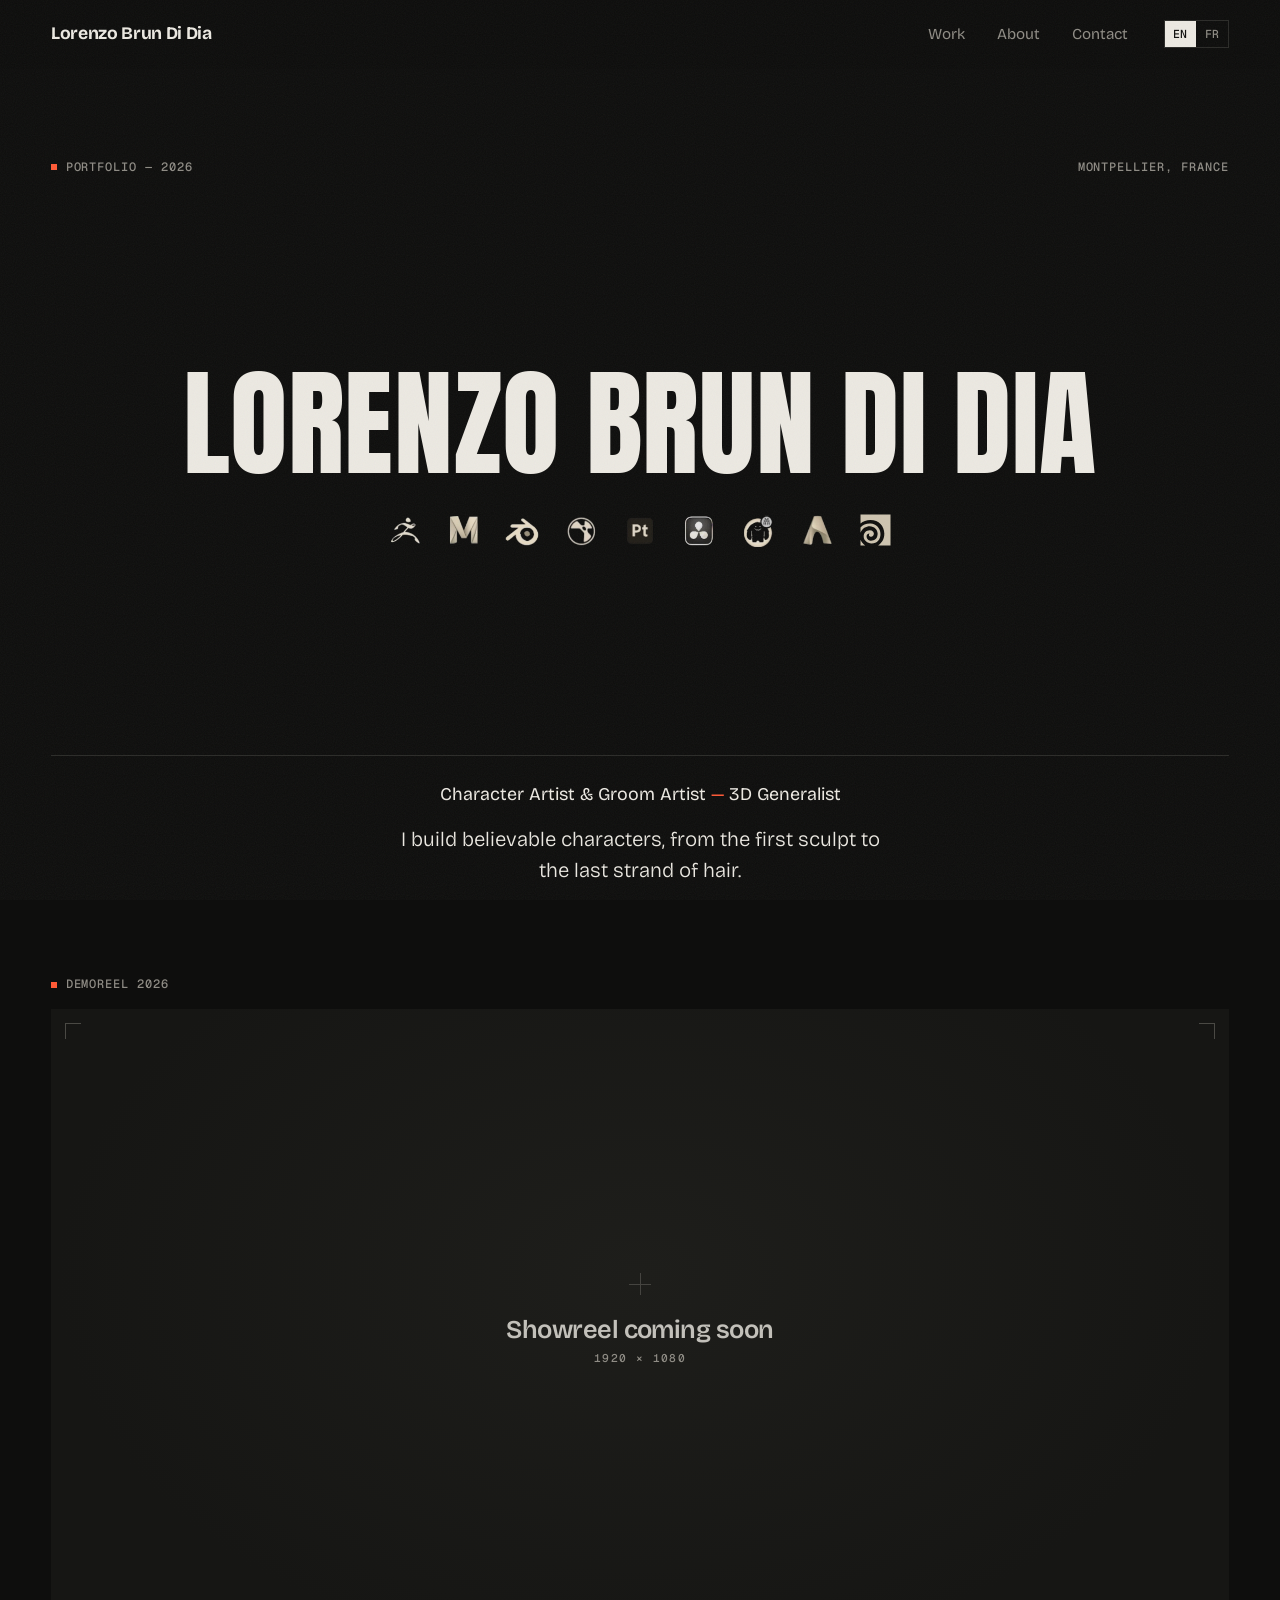
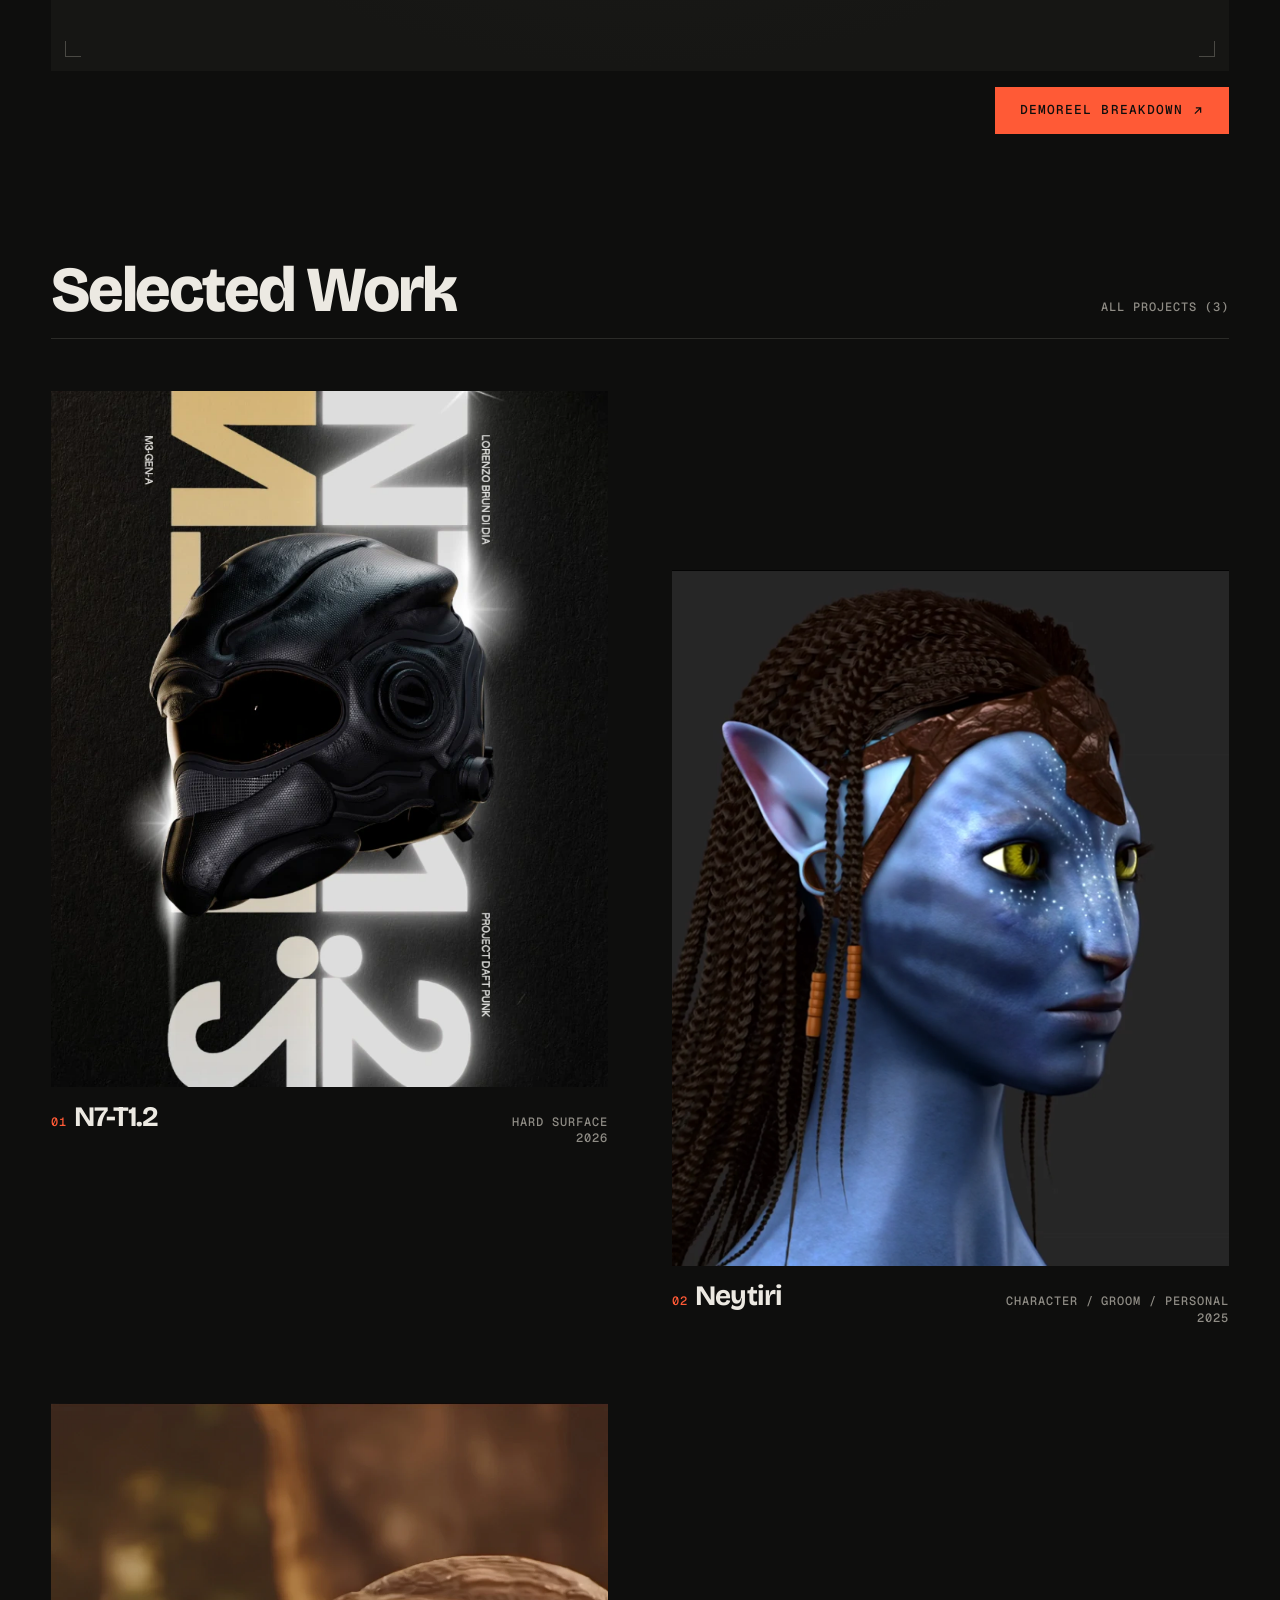
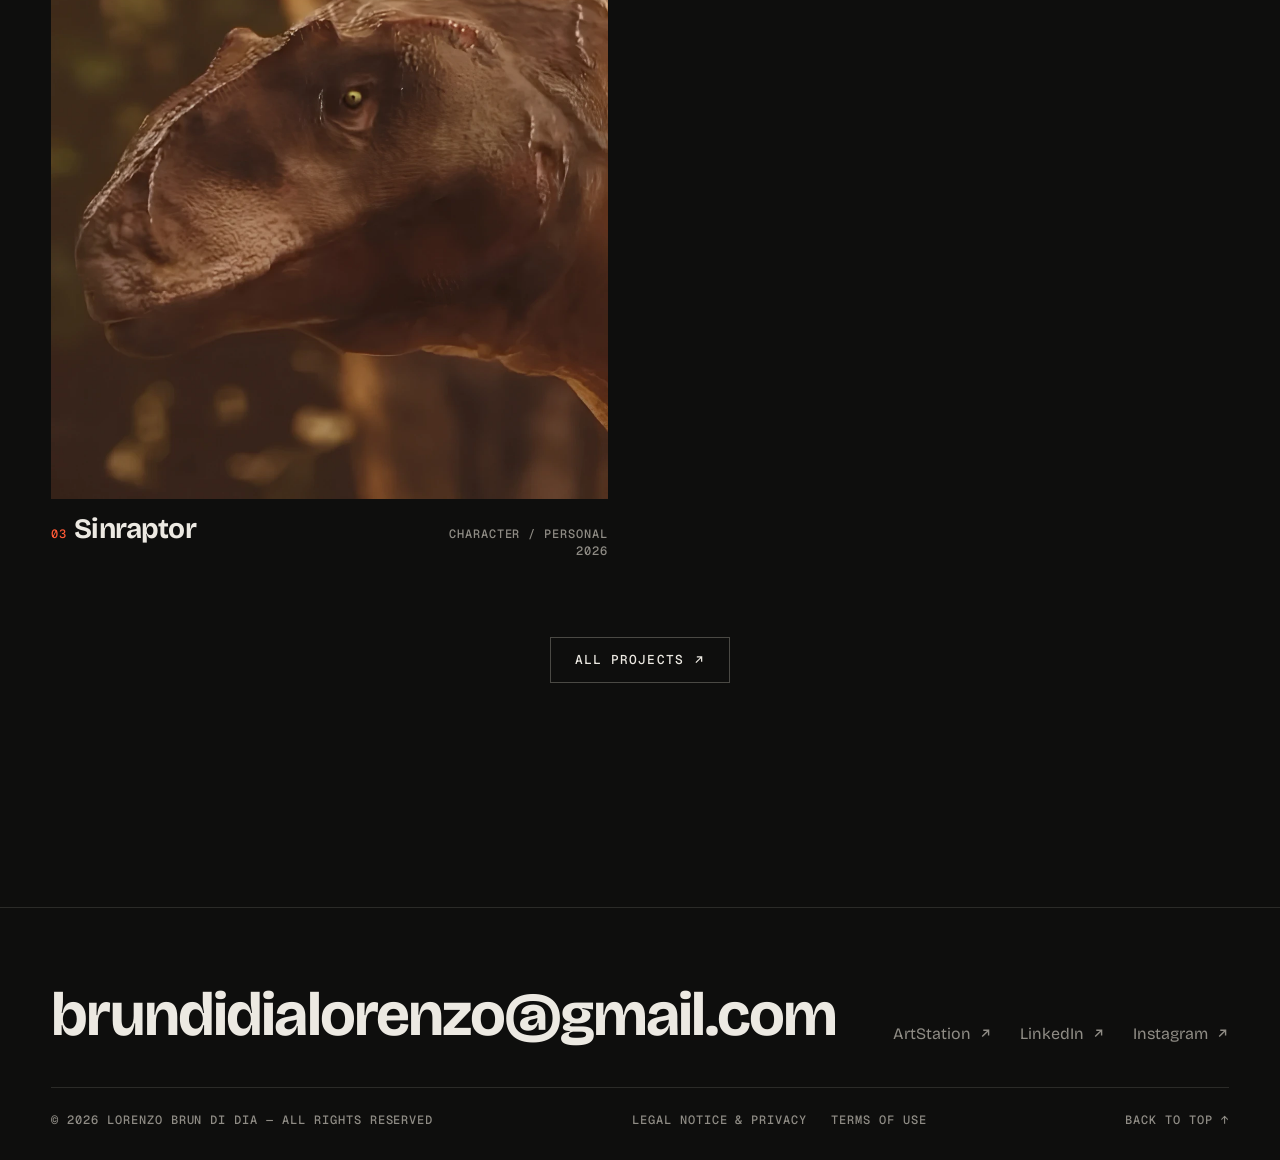
<file: index.html>
<!doctype html>
<!-- ============================================================
     index.html — ne modifie pas ce fichier.
     Le contenu de la page est construit automatiquement à partir de
     data/site.js et data/projects.js (voir GUIDE.md).
     ============================================================ -->
<html lang="en">
<head>
  <meta charset="utf-8">
  <meta name="viewport" content="width=device-width, initial-scale=1">
  <title>Lorenzo Brun Di Dia — Character Artist & Groom Artist</title>
  <meta name="description" content="Lorenzo Brun Di Dia — Character Artist & Groom Artist, 3D Generalist. Student in Character Design at ARTFX Montpellier.">
  <meta name="tdm-reservation" content="1">
  <meta name="theme-color" content="#0E0E0D">
  <meta property="og:title" content="Lorenzo Brun Di Dia — Character Artist & Groom Artist">
  <meta property="og:description" content="Lorenzo Brun Di Dia — Character Artist & Groom Artist, 3D Generalist. Student in Character Design at ARTFX Montpellier.">
  <meta property="og:type" content="website">
  <link rel="icon" href="assets/favicon.svg" type="image/svg+xml">
  <link rel="stylesheet" href="css/style.css?v=20261107-1">
  <script src="data/site.js?v=20261107-1" defer></script>
  <script src="data/projects.js?v=20261107-1" defer></script>
  <script src="js/lightbox.js?v=20261107-1" defer></script>
  <script src="js/app.js?v=20261107-1" defer></script>
</head>
<body data-page="home">
  <a class="skip-link" href="#main">Skip to content</a>
  <header class="site-header" id="site-header"></header>
  <main id="main" tabindex="-1"><div id="page"></div></main>
  <footer class="site-footer" id="site-footer"></footer>
  <noscript><p class="container" style="padding:4rem 0">Please enable JavaScript to view this portfolio. Contact: brundidialorenzo@gmail.com</p></noscript>
</body>
</html>
</file>
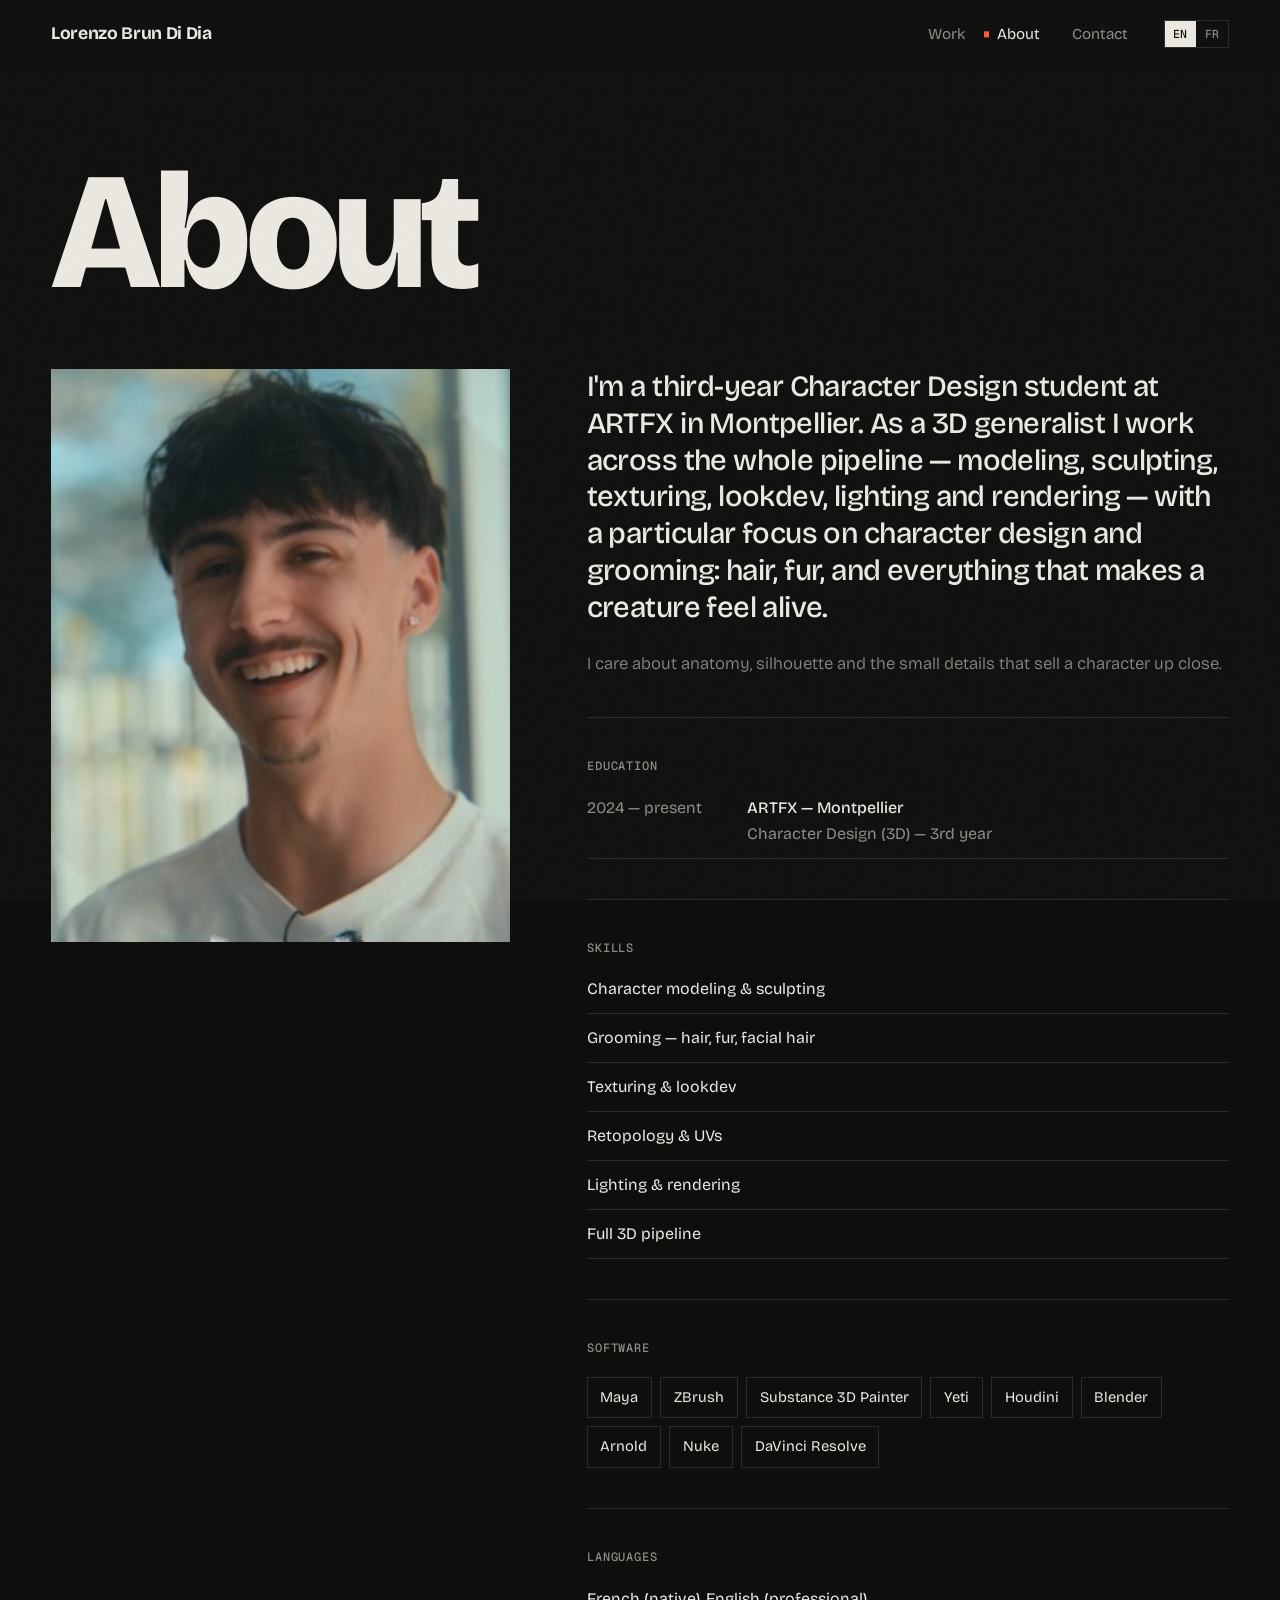
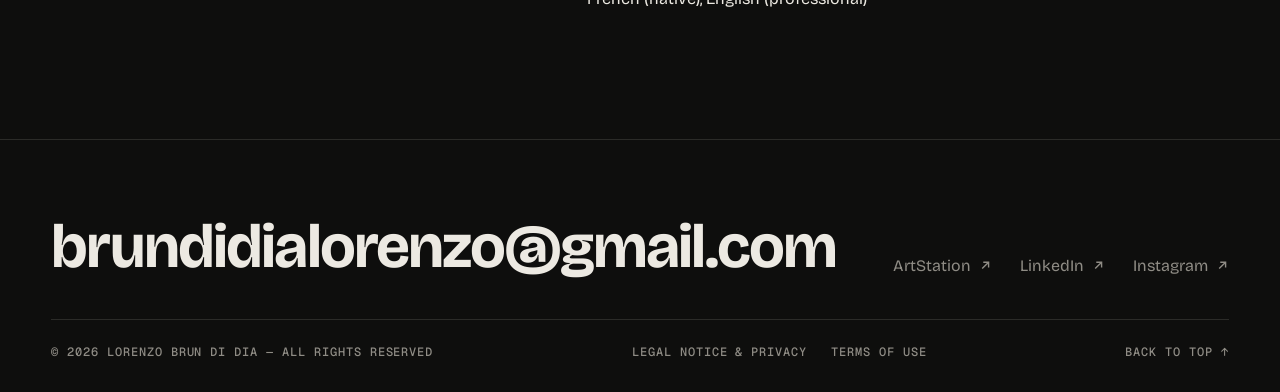
<file: about.html>
<!doctype html>
<!-- ============================================================
     about.html — ne modifie pas ce fichier.
     Le contenu de la page est construit automatiquement à partir de
     data/site.js et data/projects.js (voir GUIDE.md).
     ============================================================ -->
<html lang="en">
<head>
  <meta charset="utf-8">
  <meta name="viewport" content="width=device-width, initial-scale=1">
  <title>About — Lorenzo Brun Di Dia</title>
  <meta name="description" content="Lorenzo Brun Di Dia — Character Artist & Groom Artist, 3D Generalist. Student in Character Design at ARTFX Montpellier.">
  <meta name="tdm-reservation" content="1">
  <meta name="theme-color" content="#0E0E0D">
  <meta property="og:title" content="About — Lorenzo Brun Di Dia">
  <meta property="og:description" content="Lorenzo Brun Di Dia — Character Artist & Groom Artist, 3D Generalist. Student in Character Design at ARTFX Montpellier.">
  <meta property="og:type" content="website">
  <link rel="icon" href="assets/favicon.svg" type="image/svg+xml">
  <link rel="stylesheet" href="css/style.css?v=20261107-1">
  <script src="data/site.js?v=20261107-1" defer></script>
  <script src="data/projects.js?v=20261107-1" defer></script>
  <script src="js/lightbox.js?v=20261107-1" defer></script>
  <script src="js/app.js?v=20261107-1" defer></script>
</head>
<body data-page="about">
  <a class="skip-link" href="#main">Skip to content</a>
  <header class="site-header" id="site-header"></header>
  <main id="main" tabindex="-1"><div id="page"></div></main>
  <footer class="site-footer" id="site-footer"></footer>
  <noscript><p class="container" style="padding:4rem 0">Please enable JavaScript to view this portfolio. Contact: brundidialorenzo@gmail.com</p></noscript>
</body>
</html>
</file>
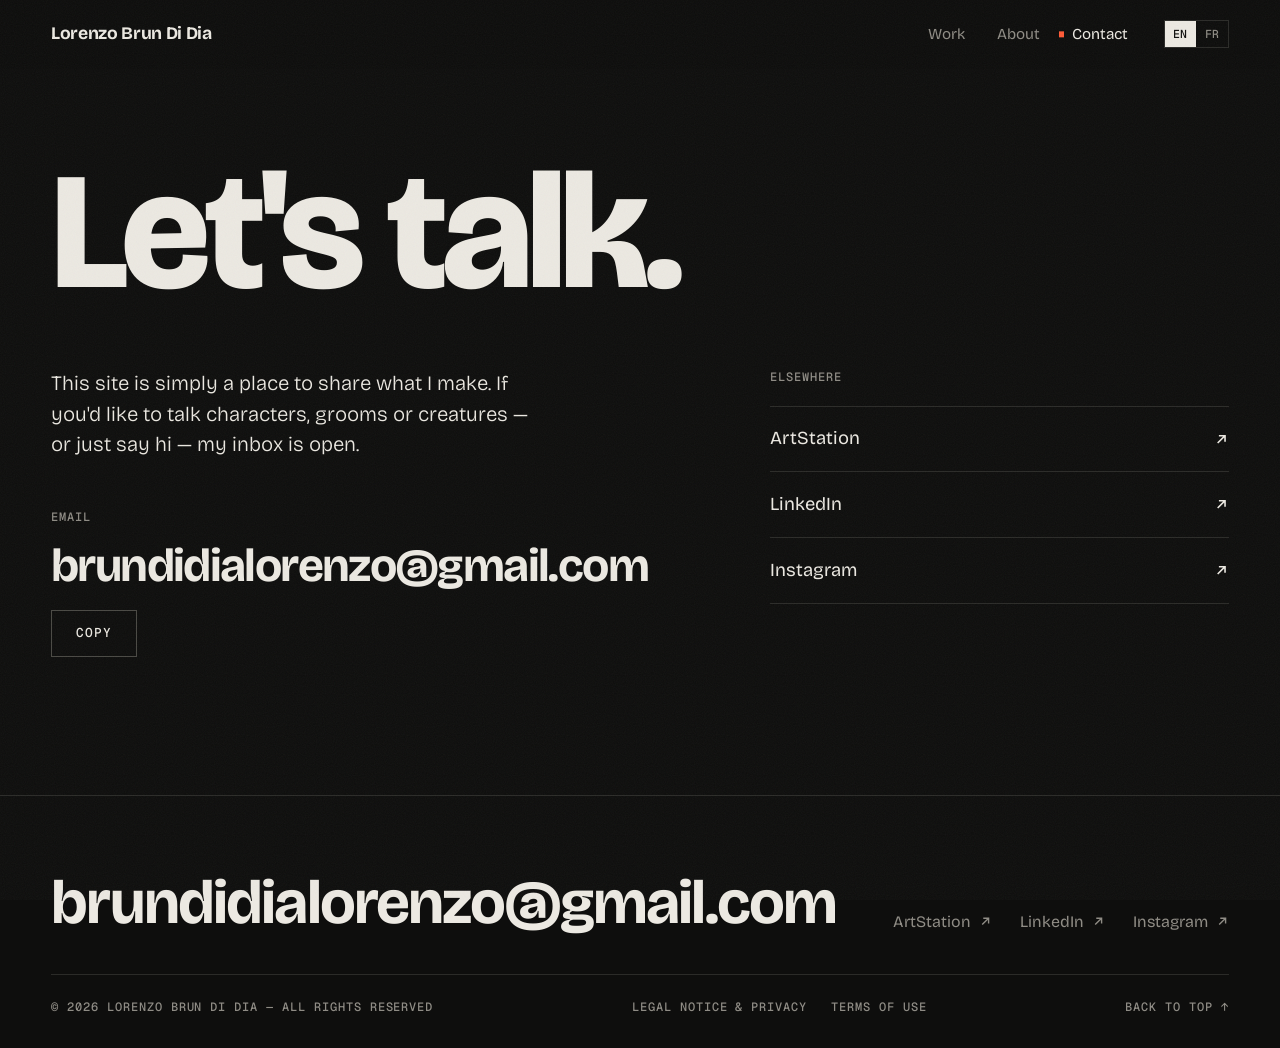
<file: contact.html>
<!doctype html>
<!-- ============================================================
     contact.html — ne modifie pas ce fichier.
     Le contenu de la page est construit automatiquement à partir de
     data/site.js et data/projects.js (voir GUIDE.md).
     ============================================================ -->
<html lang="en">
<head>
  <meta charset="utf-8">
  <meta name="viewport" content="width=device-width, initial-scale=1">
  <title>Contact — Lorenzo Brun Di Dia</title>
  <meta name="description" content="Lorenzo Brun Di Dia — Character Artist & Groom Artist, 3D Generalist. Student in Character Design at ARTFX Montpellier.">
  <meta name="tdm-reservation" content="1">
  <meta name="theme-color" content="#0E0E0D">
  <meta property="og:title" content="Contact — Lorenzo Brun Di Dia">
  <meta property="og:description" content="Lorenzo Brun Di Dia — Character Artist & Groom Artist, 3D Generalist. Student in Character Design at ARTFX Montpellier.">
  <meta property="og:type" content="website">
  <link rel="icon" href="assets/favicon.svg" type="image/svg+xml">
  <link rel="stylesheet" href="css/style.css?v=20261107-1">
  <script src="data/site.js?v=20261107-1" defer></script>
  <script src="data/projects.js?v=20261107-1" defer></script>
  <script src="js/lightbox.js?v=20261107-1" defer></script>
  <script src="js/app.js?v=20261107-1" defer></script>
</head>
<body data-page="contact">
  <a class="skip-link" href="#main">Skip to content</a>
  <header class="site-header" id="site-header"></header>
  <main id="main" tabindex="-1"><div id="page"></div></main>
  <footer class="site-footer" id="site-footer"></footer>
  <noscript><p class="container" style="padding:4rem 0">Please enable JavaScript to view this portfolio. Contact: brundidialorenzo@gmail.com</p></noscript>
</body>
</html>
</file>
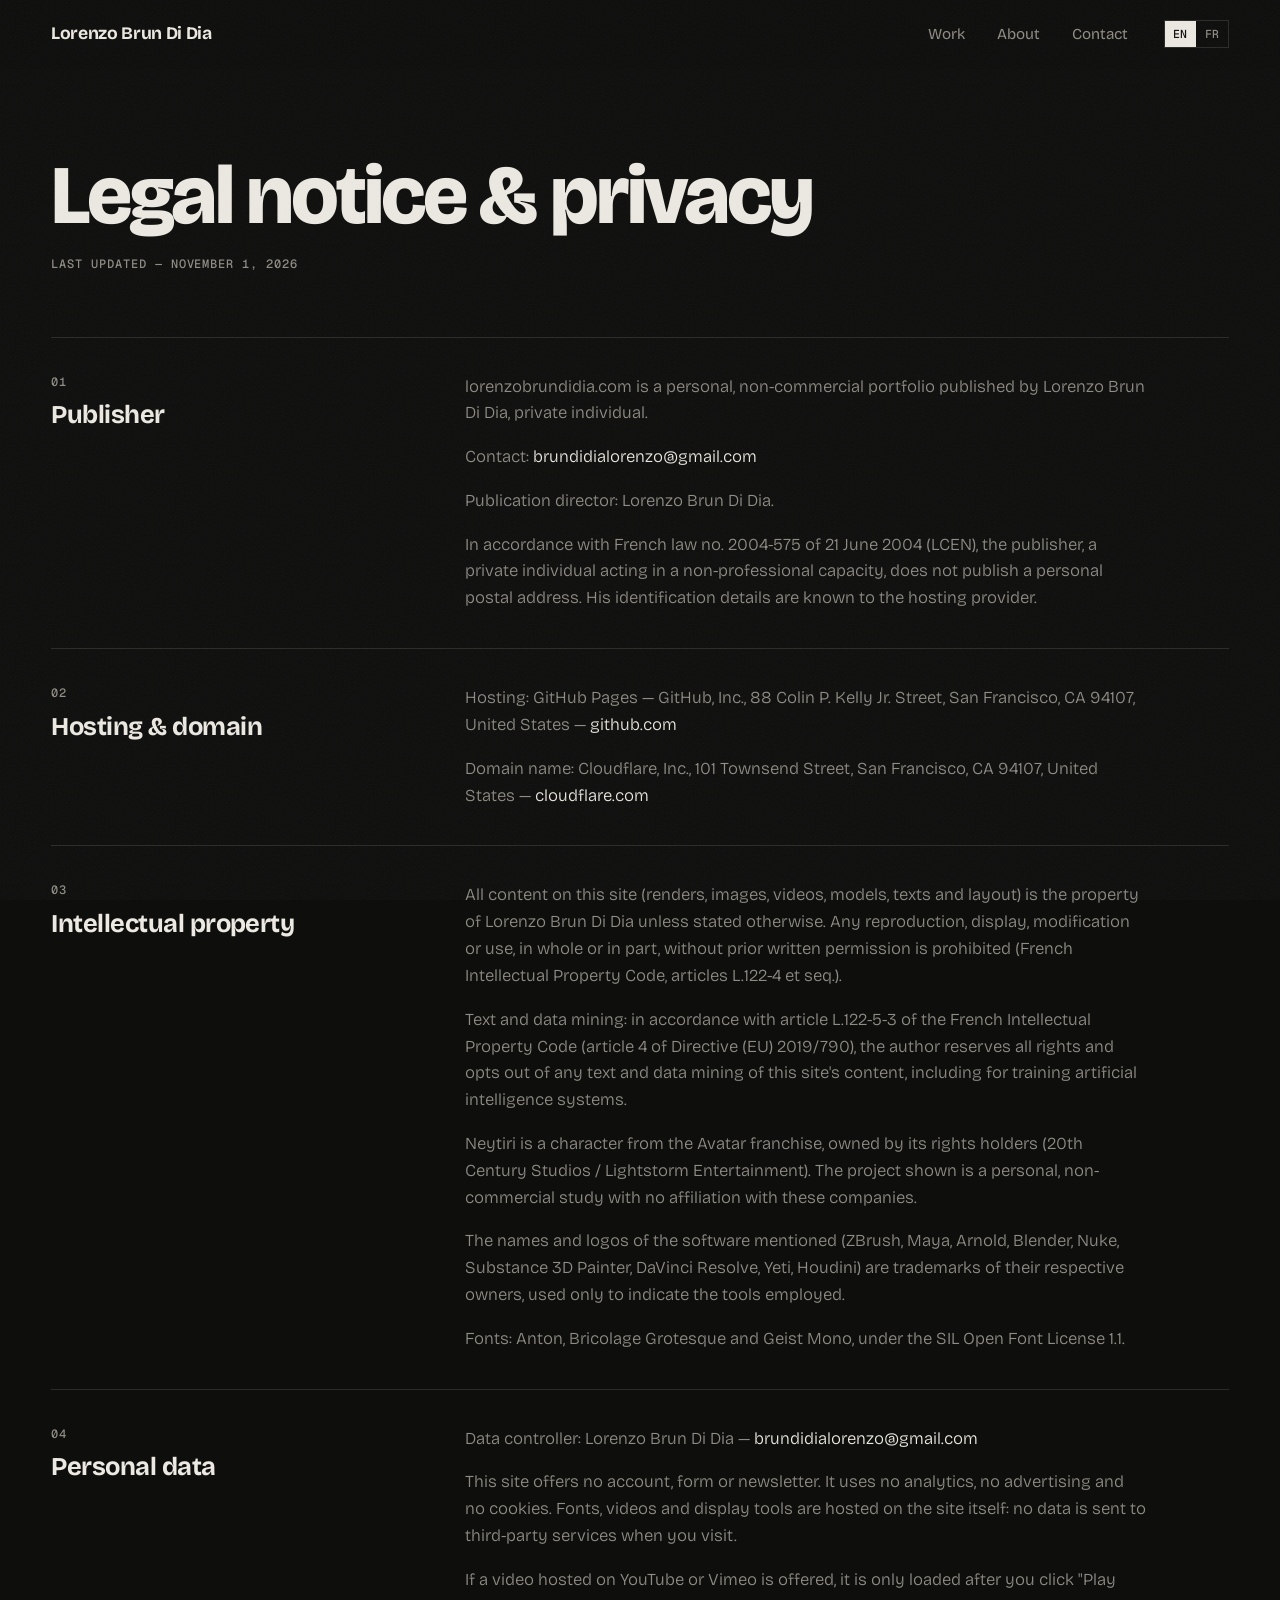
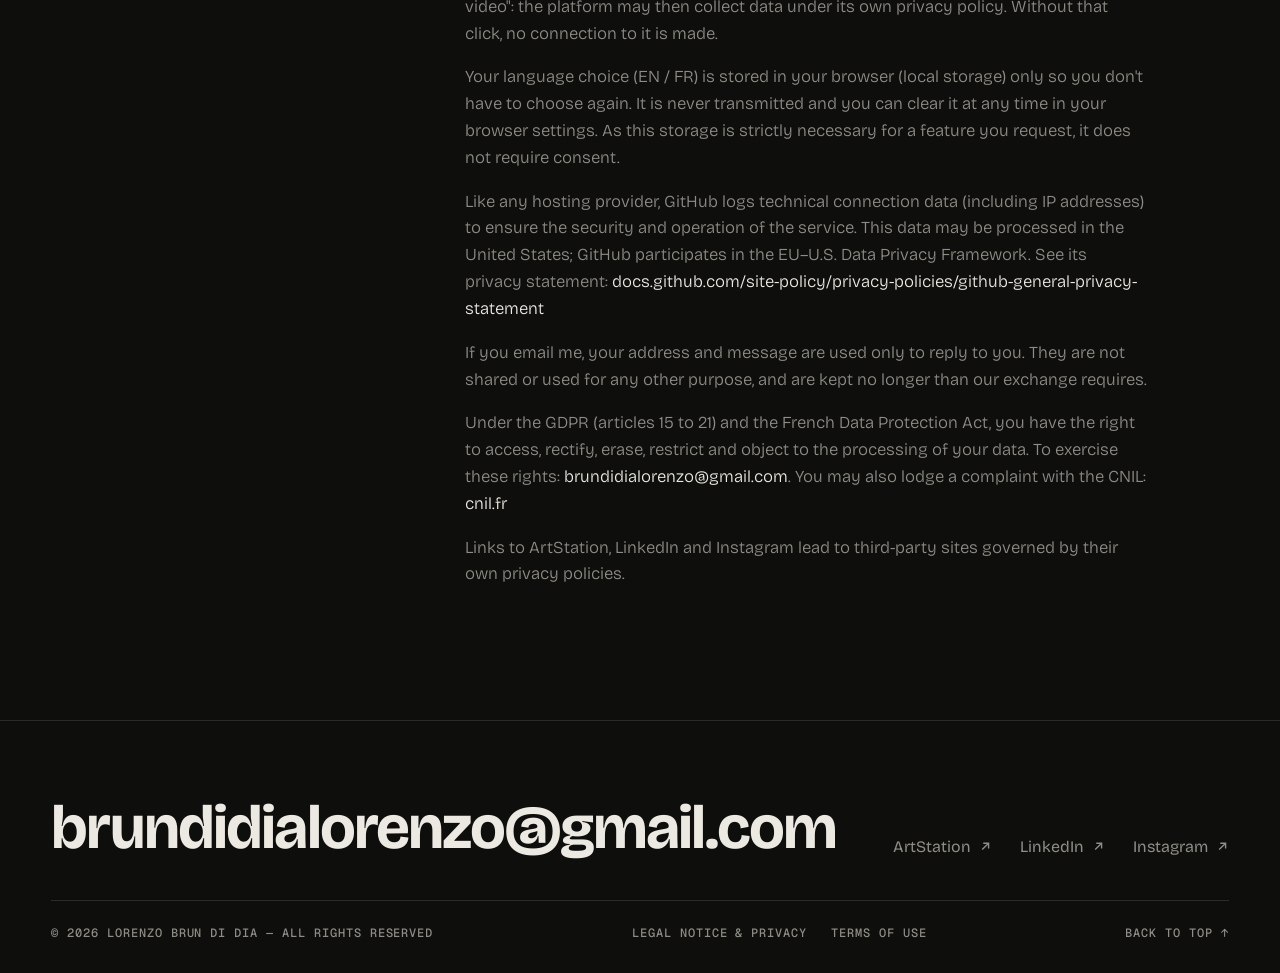
<file: legal.html>
<!doctype html>
<!-- ============================================================
     legal.html — ne modifie pas ce fichier.
     Le contenu de la page est construit automatiquement à partir de
     data/site.js et data/projects.js (voir GUIDE.md).
     ============================================================ -->
<html lang="en">
<head>
  <meta charset="utf-8">
  <meta name="viewport" content="width=device-width, initial-scale=1">
  <title>Legal notice — Lorenzo Brun Di Dia</title>
  <meta name="description" content="Lorenzo Brun Di Dia — Character Artist & Groom Artist, 3D Generalist. Student in Character Design at ARTFX Montpellier.">
  <meta name="tdm-reservation" content="1">
  <meta name="theme-color" content="#0E0E0D">
  <meta property="og:title" content="Legal notice — Lorenzo Brun Di Dia">
  <meta property="og:description" content="Lorenzo Brun Di Dia — Character Artist & Groom Artist, 3D Generalist. Student in Character Design at ARTFX Montpellier.">
  <meta property="og:type" content="website">
  <link rel="icon" href="assets/favicon.svg" type="image/svg+xml">
  <link rel="stylesheet" href="css/style.css?v=20261107-1">
  <script src="data/site.js?v=20261107-1" defer></script>
  <script src="data/projects.js?v=20261107-1" defer></script>
  <script src="data/legal.js?v=20261107-1" defer></script>
  <script src="js/app.js?v=20261107-1" defer></script>
</head>
<body data-page="legal">
  <a class="skip-link" href="#main">Skip to content</a>
  <header class="site-header" id="site-header"></header>
  <main id="main" tabindex="-1"><div id="page"></div></main>
  <footer class="site-footer" id="site-footer"></footer>
  <noscript><p class="container" style="padding:4rem 0">Please enable JavaScript to view this portfolio. Contact: brundidialorenzo@gmail.com</p></noscript>
</body>
</html>
</file>
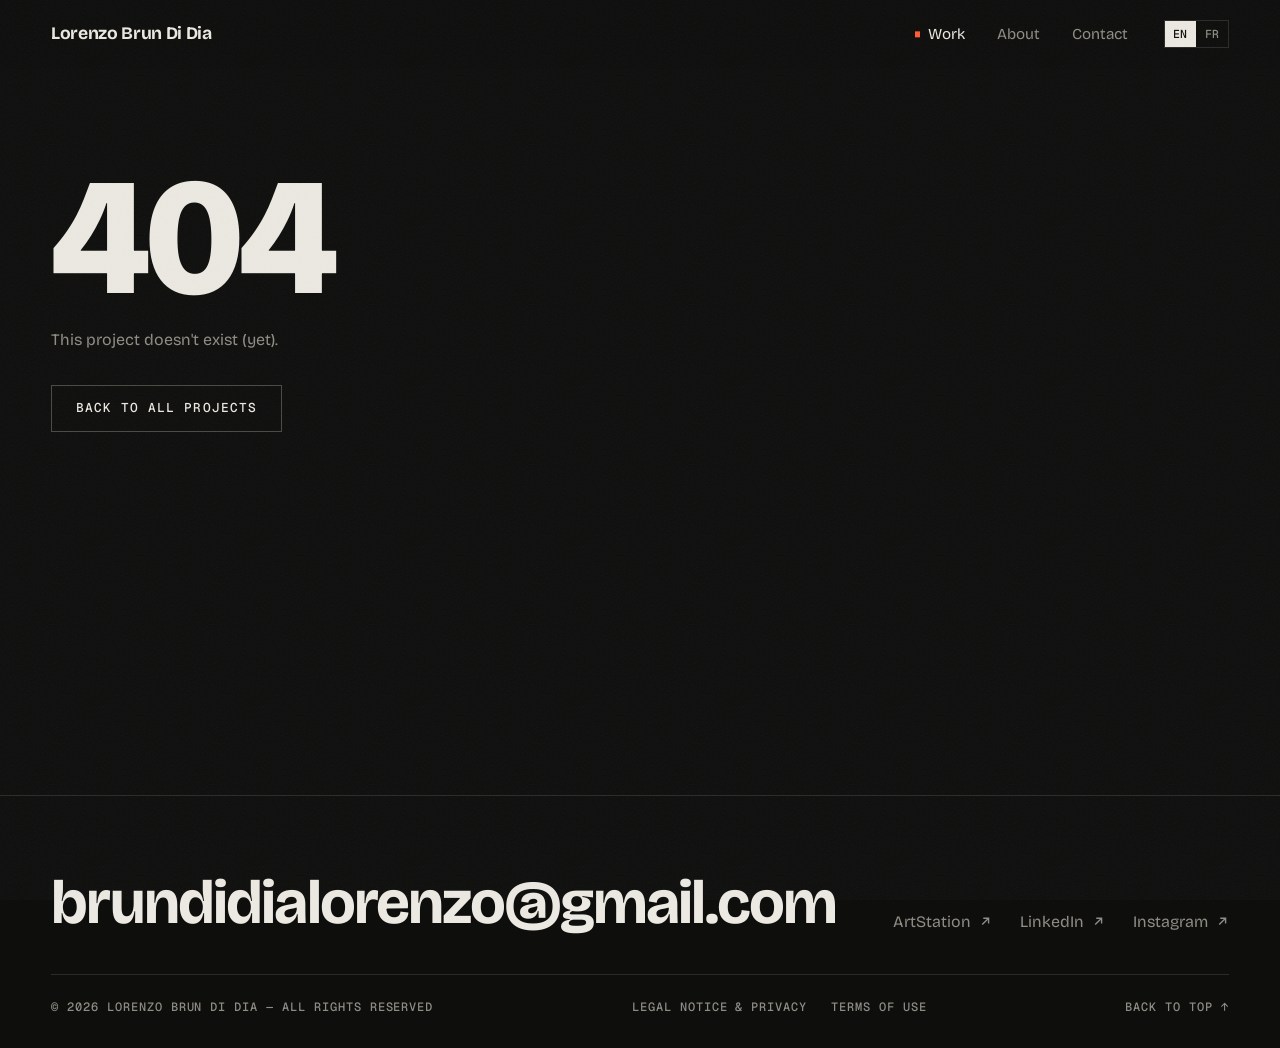
<file: project.html>
<!doctype html>
<!-- ============================================================
     project.html — ne modifie pas ce fichier.
     Le contenu de la page est construit automatiquement à partir de
     data/site.js et data/projects.js (voir GUIDE.md).
     ============================================================ -->
<html lang="en">
<head>
  <meta charset="utf-8">
  <meta name="viewport" content="width=device-width, initial-scale=1">
  <title>Project — Lorenzo Brun Di Dia</title>
  <meta name="description" content="Lorenzo Brun Di Dia — Character Artist & Groom Artist, 3D Generalist. Student in Character Design at ARTFX Montpellier.">
  <meta name="tdm-reservation" content="1">
  <meta name="theme-color" content="#0E0E0D">
  <meta property="og:title" content="Project — Lorenzo Brun Di Dia">
  <meta property="og:description" content="Lorenzo Brun Di Dia — Character Artist & Groom Artist, 3D Generalist. Student in Character Design at ARTFX Montpellier.">
  <meta property="og:type" content="website">
  <link rel="icon" href="assets/favicon.svg" type="image/svg+xml">
  <link rel="stylesheet" href="css/style.css?v=20261107-1">
  <script src="data/site.js?v=20261107-1" defer></script>
  <script src="data/projects.js?v=20261107-1" defer></script>
  <script src="js/lightbox.js?v=20261107-1" defer></script>
  <script src="js/app.js?v=20261107-1" defer></script>
</head>
<body data-page="project">
  <a class="skip-link" href="#main">Skip to content</a>
  <header class="site-header" id="site-header"></header>
  <main id="main" tabindex="-1"><div id="page"></div></main>
  <footer class="site-footer" id="site-footer"></footer>
  <noscript><p class="container" style="padding:4rem 0">Please enable JavaScript to view this portfolio. Contact: brundidialorenzo@gmail.com</p></noscript>
</body>
</html>
</file>
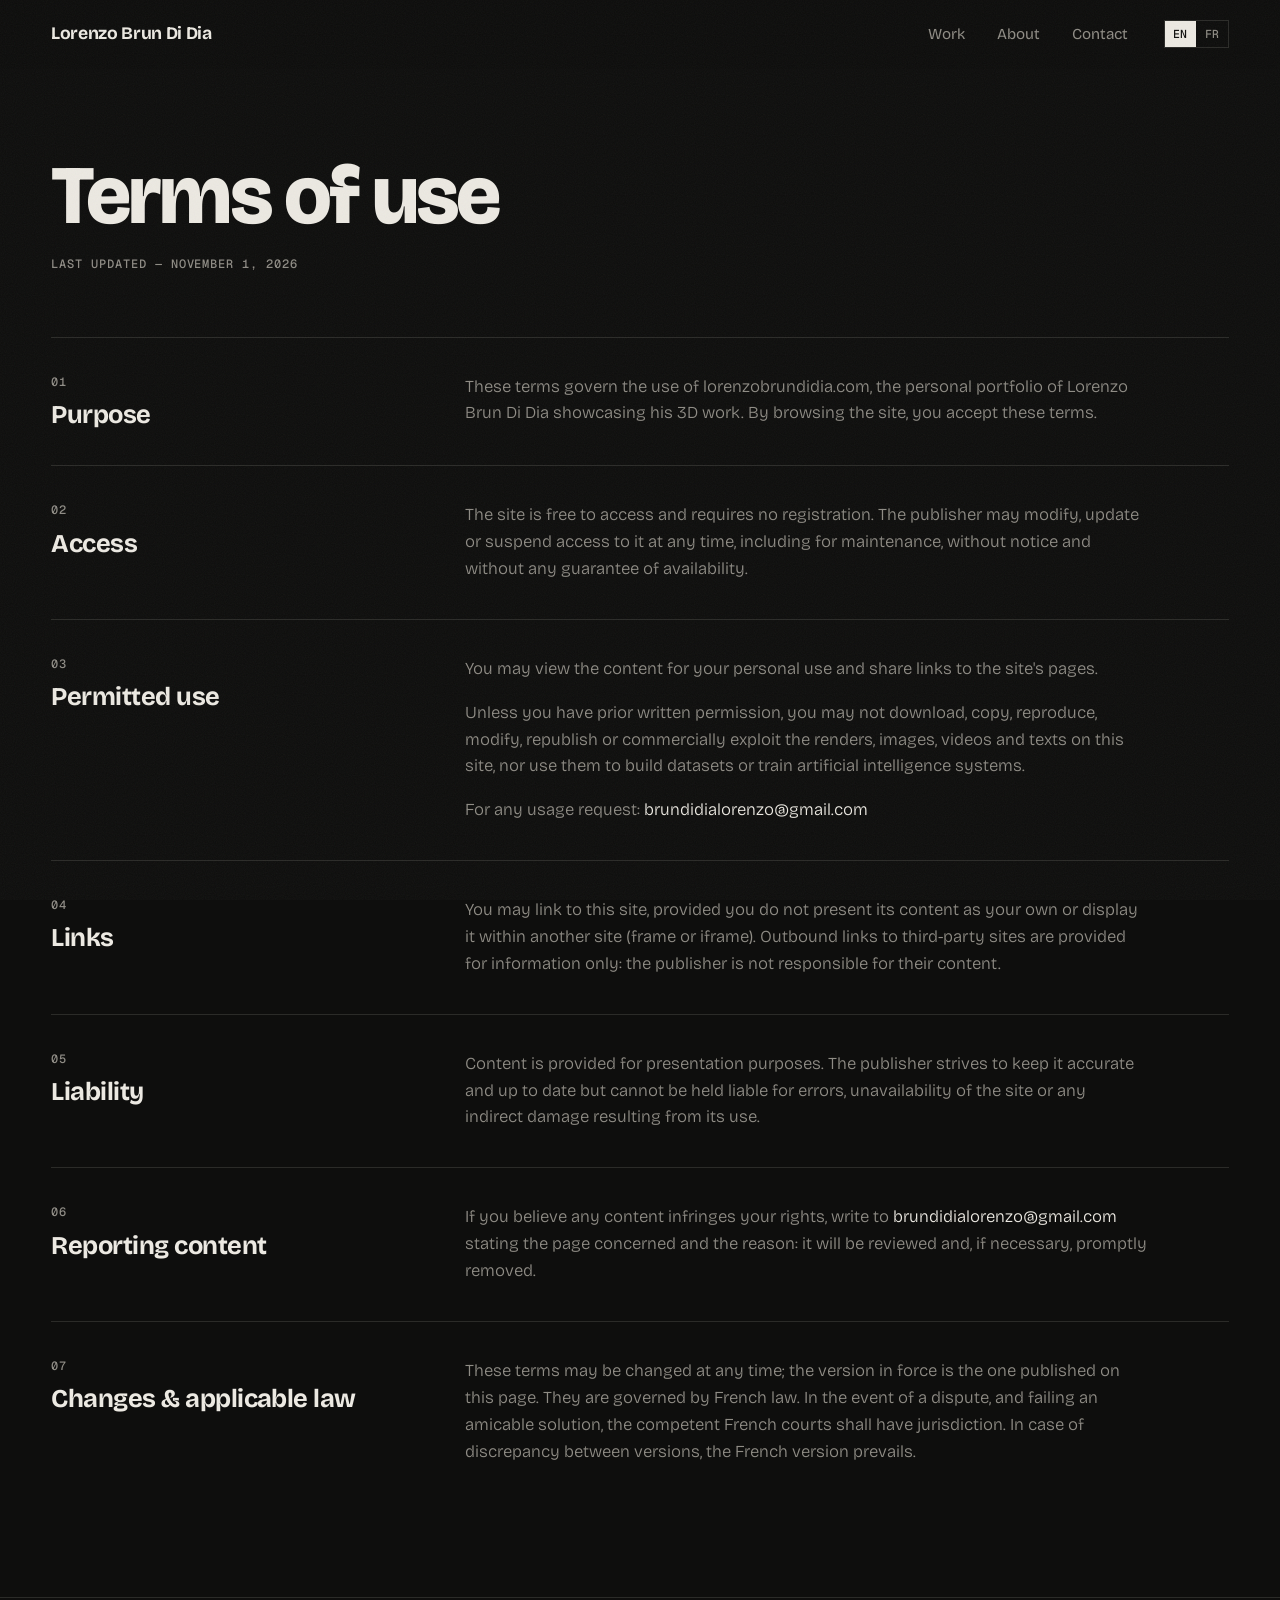
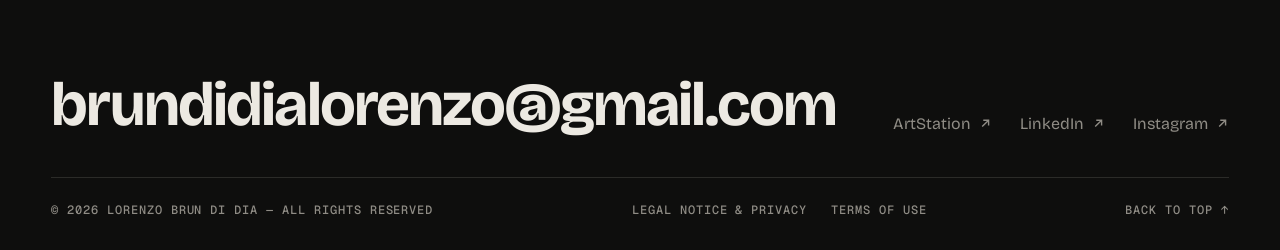
<file: terms.html>
<!doctype html>
<!-- ============================================================
     terms.html — ne modifie pas ce fichier.
     Le contenu de la page est construit automatiquement à partir de
     data/site.js et data/projects.js (voir GUIDE.md).
     ============================================================ -->
<html lang="en">
<head>
  <meta charset="utf-8">
  <meta name="viewport" content="width=device-width, initial-scale=1">
  <title>Terms of use — Lorenzo Brun Di Dia</title>
  <meta name="description" content="Lorenzo Brun Di Dia — Character Artist & Groom Artist, 3D Generalist. Student in Character Design at ARTFX Montpellier.">
  <meta name="tdm-reservation" content="1">
  <meta name="theme-color" content="#0E0E0D">
  <meta property="og:title" content="Terms of use — Lorenzo Brun Di Dia">
  <meta property="og:description" content="Lorenzo Brun Di Dia — Character Artist & Groom Artist, 3D Generalist. Student in Character Design at ARTFX Montpellier.">
  <meta property="og:type" content="website">
  <link rel="icon" href="assets/favicon.svg" type="image/svg+xml">
  <link rel="stylesheet" href="css/style.css?v=20261107-1">
  <script src="data/site.js?v=20261107-1" defer></script>
  <script src="data/projects.js?v=20261107-1" defer></script>
  <script src="data/legal.js?v=20261107-1" defer></script>
  <script src="js/app.js?v=20261107-1" defer></script>
</head>
<body data-page="terms">
  <a class="skip-link" href="#main">Skip to content</a>
  <header class="site-header" id="site-header"></header>
  <main id="main" tabindex="-1"><div id="page"></div></main>
  <footer class="site-footer" id="site-footer"></footer>
  <noscript><p class="container" style="padding:4rem 0">Please enable JavaScript to view this portfolio. Contact: brundidialorenzo@gmail.com</p></noscript>
</body>
</html>
</file>
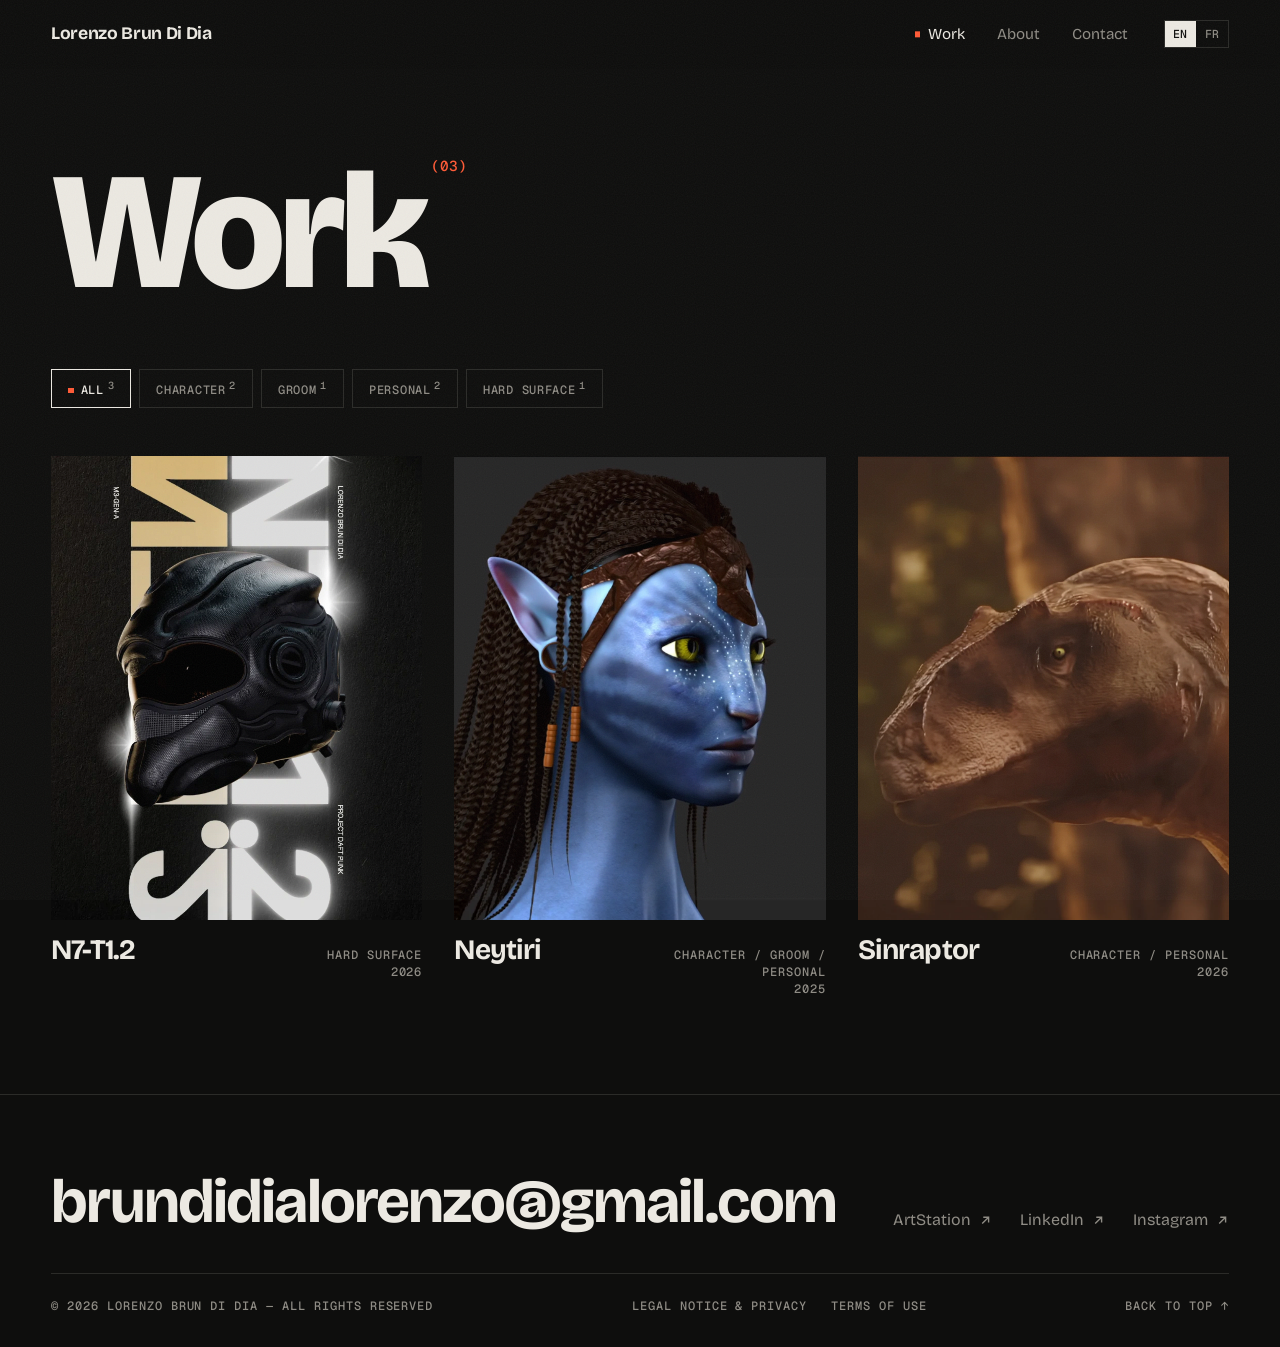
<file: work.html>
<!doctype html>
<!-- ============================================================
     work.html — ne modifie pas ce fichier.
     Le contenu de la page est construit automatiquement à partir de
     data/site.js et data/projects.js (voir GUIDE.md).
     ============================================================ -->
<html lang="en">
<head>
  <meta charset="utf-8">
  <meta name="viewport" content="width=device-width, initial-scale=1">
  <title>Work — Lorenzo Brun Di Dia</title>
  <meta name="description" content="Lorenzo Brun Di Dia — Character Artist & Groom Artist, 3D Generalist. Student in Character Design at ARTFX Montpellier.">
  <meta name="tdm-reservation" content="1">
  <meta name="theme-color" content="#0E0E0D">
  <meta property="og:title" content="Work — Lorenzo Brun Di Dia">
  <meta property="og:description" content="Lorenzo Brun Di Dia — Character Artist & Groom Artist, 3D Generalist. Student in Character Design at ARTFX Montpellier.">
  <meta property="og:type" content="website">
  <link rel="icon" href="assets/favicon.svg" type="image/svg+xml">
  <link rel="stylesheet" href="css/style.css?v=20261107-1">
  <script src="data/site.js?v=20261107-1" defer></script>
  <script src="data/projects.js?v=20261107-1" defer></script>
  <script src="js/lightbox.js?v=20261107-1" defer></script>
  <script src="js/app.js?v=20261107-1" defer></script>
</head>
<body data-page="work">
  <a class="skip-link" href="#main">Skip to content</a>
  <header class="site-header" id="site-header"></header>
  <main id="main" tabindex="-1"><div id="page"></div></main>
  <footer class="site-footer" id="site-footer"></footer>
  <noscript><p class="container" style="padding:4rem 0">Please enable JavaScript to view this portfolio. Contact: brundidialorenzo@gmail.com</p></noscript>
</body>
</html>
</file>
<file: css/style.css>
/* =====================================================================
   STYLE.CSS — l'apparence du site.
   Tu n'as besoin de toucher qu'aux deux blocs du haut :
   1) les polices (bloc @font-face)   2) les couleurs (:root)
   ===================================================================== */

/* 1) POLICES — hébergées sur le site (dossier assets/fonts), sans appel à Google :
      aucune donnée de visiteur n'est envoyée à un tiers (RGPD). Voir GUIDE.md pour en changer. */
@font-face { font-family: "Anton"; font-style: normal; font-weight: 400; font-display: swap; src: url("../assets/fonts/anton-latin-ext0.woff2") format("woff2"); unicode-range: U+0100-02BA, U+02BD-02C5, U+02C7-02CC, U+02CE-02D7, U+02DD-02FF, U+0304, U+0308, U+0329, U+1D00-1DBF, U+1E00-1E9F, U+1EF2-1EFF, U+2020, U+20A0-20AB, U+20AD-20C4, U+2113, U+2C60-2C7F, U+A720-A7FF; }
@font-face { font-family: "Anton"; font-style: normal; font-weight: 400; font-display: swap; src: url("../assets/fonts/anton-latin1.woff2") format("woff2"); unicode-range: U+0000-00FF, U+0131, U+0152-0153, U+02BB-02BC, U+02C6, U+02DA, U+02DC, U+0304, U+0308, U+0329, U+2000-206F, U+20AC, U+2122, U+2191, U+2193, U+2212, U+2215, U+FEFF, U+FFFD; }
@font-face { font-family: "Bricolage Grotesque"; font-style: normal; font-weight: 300 800; font-display: swap; src: url("../assets/fonts/bricolage-grotesque-latin-ext2.woff2") format("woff2"); unicode-range: U+0100-02BA, U+02BD-02C5, U+02C7-02CC, U+02CE-02D7, U+02DD-02FF, U+0304, U+0308, U+0329, U+1D00-1DBF, U+1E00-1E9F, U+1EF2-1EFF, U+2020, U+20A0-20AB, U+20AD-20C4, U+2113, U+2C60-2C7F, U+A720-A7FF; }
@font-face { font-family: "Bricolage Grotesque"; font-style: normal; font-weight: 300 800; font-display: swap; src: url("../assets/fonts/bricolage-grotesque-latin3.woff2") format("woff2"); unicode-range: U+0000-00FF, U+0131, U+0152-0153, U+02BB-02BC, U+02C6, U+02DA, U+02DC, U+0304, U+0308, U+0329, U+2000-206F, U+20AC, U+2122, U+2191, U+2193, U+2212, U+2215, U+FEFF, U+FFFD; }
@font-face { font-family: "Geist Mono"; font-style: normal; font-weight: 400; font-display: swap; src: url("../assets/fonts/geist-mono-latin-ext4.woff2") format("woff2"); unicode-range: U+0100-02BA, U+02BD-02C5, U+02C7-02CC, U+02CE-02D7, U+02DD-02FF, U+0304, U+0308, U+0329, U+1D00-1DBF, U+1E00-1E9F, U+1EF2-1EFF, U+2020, U+20A0-20AB, U+20AD-20C4, U+2113, U+2C60-2C7F, U+A720-A7FF; }
@font-face { font-family: "Geist Mono"; font-style: normal; font-weight: 400; font-display: swap; src: url("../assets/fonts/geist-mono-latin5.woff2") format("woff2"); unicode-range: U+0000-00FF, U+0131, U+0152-0153, U+02BB-02BC, U+02C6, U+02DA, U+02DC, U+0304, U+0308, U+0329, U+2000-206F, U+20AC, U+2122, U+2191, U+2193, U+2212, U+2215, U+FEFF, U+FFFD; }
@font-face { font-family: "Geist Mono"; font-style: normal; font-weight: 500; font-display: swap; src: url("../assets/fonts/geist-mono-latin-ext4.woff2") format("woff2"); unicode-range: U+0100-02BA, U+02BD-02C5, U+02C7-02CC, U+02CE-02D7, U+02DD-02FF, U+0304, U+0308, U+0329, U+1D00-1DBF, U+1E00-1E9F, U+1EF2-1EFF, U+2020, U+20A0-20AB, U+20AD-20C4, U+2113, U+2C60-2C7F, U+A720-A7FF; }
@font-face { font-family: "Geist Mono"; font-style: normal; font-weight: 500; font-display: swap; src: url("../assets/fonts/geist-mono-latin5.woff2") format("woff2"); unicode-range: U+0000-00FF, U+0131, U+0152-0153, U+02BB-02BC, U+02C6, U+02DA, U+02DC, U+0304, U+0308, U+0329, U+2000-206F, U+20AC, U+2122, U+2191, U+2193, U+2212, U+2215, U+FEFF, U+FFFD; }

/* 2) COULEURS & RÉGLAGES */
:root {
  --accent: #FF5A36;          /* ← TA COULEUR D'ACCENT : change uniquement cette valeur */
  --on-accent: #0E0E0D;       /* texte posé sur la couleur d'accent */

  --bg: #0E0E0D;              /* fond (presque noir, chaud) */
  --surface: #161614;         /* blocs, placeholders */
  --surface-2: #1E1E1B;
  --line: #2B2B28;            /* filets, bordures */
  --line-strong: #4A4944;
  --text: #ECE9E2;            /* texte principal */
  --muted: #8F8C85;           /* texte secondaire */

  --font-hero: "Anton", "Impact", sans-serif;                        /* ton nom sur l'accueil (style carton de la démo) */
  --font-display: "Bricolage Grotesque", "Arial Black", sans-serif;   /* grands titres */
  --font-body: "Bricolage Grotesque", system-ui, -apple-system, "Segoe UI", sans-serif;
  --display-weight: 800;      /* graisse des titres : 600 (plus léger) à 800 (très gras) */
  --font-mono: "Geist Mono", ui-monospace, "SF Mono", Consolas, monospace;

  --gutter: clamp(1rem, 4vw, 4rem);
  --max: 1680px;
  --ease: cubic-bezier(.2, .7, .1, 1);
}

/* ---------------------------------------------------------------------
   Base
   --------------------------------------------------------------------- */
*, *::before, *::after { box-sizing: border-box; }
html { -webkit-text-size-adjust: 100%; scroll-behavior: smooth; }
body {
  margin: 0;
  background: var(--bg);
  color: var(--text);
  font: 400 1rem/1.6 var(--font-body);
  -webkit-font-smoothing: antialiased;
  text-rendering: optimizeLegibility;
  overflow-x: hidden;
  animation: page-in .6s var(--ease) both;
}
img, video, iframe { display: block; max-width: 100%; }
img { height: auto; }
a { color: inherit; text-decoration: none; }
button { font: inherit; color: inherit; background: none; border: 0; padding: 0; cursor: pointer; }
h1, h2, h3, p, ul, ol, dl, dd, figure { margin: 0; }
ul, ol { padding: 0; list-style: none; }
::selection { background: var(--accent); color: var(--on-accent); }

:focus-visible { outline: 2px solid var(--accent); outline-offset: 3px; }

/* Grain très léger sur tout le site */
body::after {
  content: ""; position: fixed; inset: 0; pointer-events: none; z-index: 100;
  opacity: .05;
  background-image: url("data:image/svg+xml,%3Csvg xmlns='http://www.w3.org/2000/svg' width='160' height='160'%3E%3Cfilter id='n'%3E%3CfeTurbulence type='fractalNoise' baseFrequency='.9' numOctaves='2' stitchTiles='stitch'/%3E%3C/filter%3E%3Crect width='100%25' height='100%25' filter='url(%23n)'/%3E%3C/svg%3E");
}

.skip-link {
  position: absolute; left: 1rem; top: -4rem; z-index: 200;
  background: var(--accent); color: var(--on-accent); padding: .6rem 1rem; font-weight: 500;
}
.skip-link:focus { top: 1rem; }
.visually-hidden {
  position: absolute !important; width: 1px; height: 1px; overflow: hidden;
  clip: rect(0 0 0 0); white-space: nowrap;
}

.container { width: 100%; max-width: var(--max); margin-inline: auto; padding-inline: var(--gutter); }
main { display: block; min-height: 70vh; }
main:focus { outline: none; }

/* Typo utilitaire */
.eyebrow {
  font: 500 .75rem/1.4 var(--font-mono);
  letter-spacing: .08em; text-transform: uppercase; color: var(--muted);
}
.eyebrow--dot::before {
  content: ""; display: inline-block; width: .5em; height: .5em; margin-right: .7em;
  background: var(--accent); vertical-align: .05em;
}
.display {
  font-family: var(--font-display); font-weight: var(--display-weight);
  line-height: .88; letter-spacing: -.035em;
}
.lead { font-size: clamp(1.15rem, 1.6vw, 1.45rem); line-height: 1.5; font-weight: 300; max-width: 38ch; }
.prose p + p { margin-top: 1em; }
.prose { color: var(--text); max-width: 62ch; font-weight: 300; font-size: 1.05rem; }

.link-arrow { display: inline-flex; align-items: center; gap: .5em; }
.link-arrow svg { width: .8em; height: .8em; transition: transform .4s var(--ease); }
.link-arrow:hover svg { transform: translate(2px, -2px); }

.u-line { background: linear-gradient(currentColor, currentColor) left bottom / 0 1px no-repeat; transition: background-size .5s var(--ease); }
.u-line:hover, .u-line:focus-visible { background-size: 100% 1px; }

.btn {
  display: inline-flex; align-items: center; gap: .75em;
  padding: 1rem 1.5rem; border: 1px solid var(--line-strong);
  font: 500 .8rem/1 var(--font-mono); letter-spacing: .08em; text-transform: uppercase;
  transition: background .3s, color .3s, border-color .3s;
}
.btn:hover { background: var(--text); color: var(--bg); border-color: var(--text); }
.btn--accent { background: var(--accent); color: var(--on-accent); border-color: var(--accent); }
.btn--accent:hover { background: var(--text); border-color: var(--text); }
.btn svg { width: .9em; height: .9em; }

.section { padding-block: clamp(4rem, 10vw, 9rem); }
.section-head {
  display: flex; justify-content: space-between; align-items: baseline; gap: 1rem;
  padding-bottom: 1.25rem; margin-bottom: clamp(2rem, 4vw, 3.5rem); border-bottom: 1px solid var(--line);
}
.section-head h2 { font-size: clamp(2.2rem, 5vw, 4.25rem); }

/* ---------------------------------------------------------------------
   Header
   --------------------------------------------------------------------- */
.site-header {
  position: sticky; top: 0; z-index: 50;
  background: color-mix(in srgb, var(--bg) 82%, transparent);
  -webkit-backdrop-filter: blur(14px); backdrop-filter: blur(14px);
  border-bottom: 1px solid transparent;
  transition: transform .5s var(--ease), border-color .3s;
}
.site-header.is-scrolled { border-bottom-color: var(--line); }
.site-header.is-hidden:not(:focus-within) { transform: translateY(-100%); }
.site-header__inner { display: flex; align-items: center; justify-content: space-between; height: 4.25rem; gap: 1rem; }
.brand { font: 700 1.1rem/1 var(--font-display); letter-spacing: -.02em; white-space: nowrap; }

.nav { display: flex; align-items: center; gap: 2.25rem; }
.nav__list { display: flex; gap: 2rem; }
.nav__link { font-size: .95rem; color: var(--muted); transition: color .3s; position: relative; }
.nav__link:hover, .nav__link[aria-current="page"] { color: var(--text); }
.nav__link[aria-current="page"]::before {
  content: ""; position: absolute; left: -.85em; top: 50%; width: .35em; height: .35em;
  background: var(--accent); transform: translateY(-50%);
}

.lang { display: flex; font: 500 .72rem/1 var(--font-mono); letter-spacing: .06em; border: 1px solid var(--line); }
.lang button { padding: .45rem .55rem; color: var(--muted); transition: color .3s, background .3s; }
.lang button[aria-pressed="true"] { color: var(--bg); background: var(--text); }
.lang button:not([aria-pressed="true"]):hover { color: var(--text); }

.menu-btn { display: none; font: 500 .78rem/1 var(--font-mono); letter-spacing: .08em; text-transform: uppercase; padding: .6rem 0; }

@media (max-width: 760px) {
  .menu-btn { display: block; }
  .nav {
    position: fixed; inset: 4.25rem 0 auto 0; height: calc(100dvh - 4.25rem);
    flex-direction: column; align-items: flex-start; justify-content: space-between;
    padding: 2rem var(--gutter) 2.5rem; background: var(--bg);
    opacity: 0; visibility: hidden; transform: translateY(-.5rem);
    transition: opacity .35s var(--ease), transform .35s var(--ease), visibility 0s .35s;
  }
  .nav.is-open { opacity: 1; visibility: visible; transform: none; transition-delay: 0s; }
  .nav__list { flex-direction: column; gap: .25rem; }
  .nav__link { font: var(--display-weight) 3rem/1.05 var(--font-display); letter-spacing: -.035em; color: var(--text); }
  .nav__link[aria-current="page"]::before { left: auto; right: -.6em; top: .55em; }
  body.menu-open { overflow: hidden; }
}

/* ---------------------------------------------------------------------
   Footer
   --------------------------------------------------------------------- */
.site-footer { border-top: 1px solid var(--line); margin-top: clamp(3rem, 8vw, 6rem); }
.site-footer__top { display: grid; grid-template-columns: 1fr auto; gap: 2rem; align-items: end; padding-block: clamp(3rem, 6vw, 5rem) 2.5rem; }
.footer-mail { font: 700 clamp(1.5rem, 4.8vw, 4rem)/1 var(--font-display); letter-spacing: -.03em; word-break: break-word; }
.footer-mail:hover { color: var(--accent); }
.socials { display: flex; flex-wrap: wrap; gap: .5rem 1.75rem; }
.socials a { color: var(--muted); transition: color .3s; }
.socials a:hover { color: var(--text); }
.site-footer__bottom {
  display: flex; justify-content: space-between; gap: 1rem; flex-wrap: wrap;
  padding-block: 1.5rem 2rem; border-top: 1px solid var(--line);
}
.site-footer__bottom a:hover { color: var(--text); }
.site-footer__legal { display: flex; flex-wrap: wrap; gap: .5rem 1.5rem; }
@media (max-width: 760px) { .site-footer__top { grid-template-columns: 1fr; } }

/* ---------------------------------------------------------------------
   Placeholder (image ou vidéo manquante)
   --------------------------------------------------------------------- */
.ph {
  --m: var(--line-strong);
  position: relative; width: 100%; aspect-ratio: 16 / 9;
  display: flex; flex-direction: column; align-items: center; justify-content: center; gap: .5rem;
  padding: 1.5rem; text-align: center; overflow: hidden;
  background:
    linear-gradient(var(--m), var(--m)) top 14px left 14px / 16px 1px no-repeat,
    linear-gradient(var(--m), var(--m)) top 14px left 14px / 1px 16px no-repeat,
    linear-gradient(var(--m), var(--m)) top 14px right 14px / 16px 1px no-repeat,
    linear-gradient(var(--m), var(--m)) top 14px right 14px / 1px 16px no-repeat,
    linear-gradient(var(--m), var(--m)) bottom 14px left 14px / 16px 1px no-repeat,
    linear-gradient(var(--m), var(--m)) bottom 14px left 14px / 1px 16px no-repeat,
    linear-gradient(var(--m), var(--m)) bottom 14px right 14px / 16px 1px no-repeat,
    linear-gradient(var(--m), var(--m)) bottom 14px right 14px / 1px 16px no-repeat,
    radial-gradient(ellipse at 50% 40%, var(--surface-2), var(--surface) 70%);
}
.ph__label { font: 600 clamp(1.05rem, 2vw, 1.6rem)/1.1 var(--font-display); letter-spacing: -.02em; color: var(--text); opacity: .8; }
.ph__size { font: 500 .7rem/1 var(--font-mono); letter-spacing: .12em; color: var(--muted); text-transform: uppercase; }
.ph__cross { position: absolute; width: 22px; height: 22px; opacity: .35; }
.ph__cross::before, .ph__cross::after { content: ""; position: absolute; background: var(--muted); }
.ph__cross::before { left: 50%; top: 0; bottom: 0; width: 1px; }
.ph__cross::after { top: 50%; left: 0; right: 0; height: 1px; }
.ph__cross { top: calc(50% - 4.2rem); }
/* Dans un cadre à ratio fixe, le placeholder remplit le cadre */
.frame > .ph { aspect-ratio: auto; height: 100%; }

.frame { position: relative; overflow: hidden; background: var(--surface); }
.frame > img, .frame > video, .frame > iframe, .frame > model-viewer { width: 100%; height: 100%; object-fit: cover; border: 0; }

/* ---------------------------------------------------------------------
   Accueil — Hero
   --------------------------------------------------------------------- */
.hero { padding-top: clamp(2.5rem, 7vw, 6rem); padding-bottom: clamp(3rem, 7vw, 6rem); overflow-x: clip; }
.hero__meta { display: flex; justify-content: space-between; gap: 1rem; margin-bottom: clamp(1.5rem, 4vw, 3rem); }
/* Nom + icônes à gauche, image qui flotte à droite (comme le carton de fin de la démo) */
.hero__stage {
  display: grid; grid-template-columns: minmax(0, 1.55fr) minmax(0, 1fr); align-items: center; gap: 2rem;
  min-height: clamp(20rem, 60vh, 44rem);
}
.hero__text { position: relative; z-index: 1; container-type: inline-size; }
/* La taille du nom suit la largeur de sa colonne (cqi) : il reste sur une ligne, quel que soit le zoom */
.hero__name {
  display: flex; flex-wrap: wrap; column-gap: .22em;
  font: 400 clamp(2rem, 6.6vw, 9.5rem)/.92 var(--font-hero); letter-spacing: .005em; text-transform: uppercase;
  font-size: clamp(1.75rem, 12.2cqi, 9.5rem);
}
.hero__tools { display: flex; flex-wrap: wrap; align-items: center; gap: clamp(.9rem, 2vw, 1.75rem); margin-top: clamp(1.25rem, 3vw, 2.25rem); }
.hero__tool { animation: word-in 1.2s var(--ease) var(--in, 0s) both; }
.hero__tool img { display: block; width: clamp(1.75rem, 2.6vw, 2.5rem); height: auto; opacity: .9; animation: bob var(--dur, 5s) ease-in-out var(--delay, 0s) infinite; transition: opacity .3s; }
.hero__tool img:hover { opacity: 1; }
.hero__visual {
  margin-right: calc(var(--gutter) * -1);
  transform: translate3d(calc(var(--mx, 0) * -2rem), calc(var(--my, 0) * -1.2rem), 0);
  transition: transform 1.6s var(--ease); animation: fade 1.8s .25s var(--ease) both;
}
.hero__visual-float { animation: drift 9s ease-in-out infinite; }
/* Fondu vers le noir sur les 4 côtés : l'ellipse touche chaque bord, donc aucun bord net n'est visible */
.hero__visual img {
  width: 100%; height: auto;
  -webkit-mask-image: radial-gradient(ellipse closest-side at 55% 50%, #000 40%, transparent 100%);
  mask-image: radial-gradient(ellipse closest-side at 55% 50%, #000 40%, transparent 100%);
}
/* Sans image : nom, icônes, rôle et accroche centrés */
.hero--centered .hero__stage { grid-template-columns: 1fr; justify-items: center; text-align: center; min-height: clamp(18rem, 52vh, 38rem); }
.hero--centered .hero__text { width: 100%; }
.hero--centered .hero__name { justify-content: center; font-size: clamp(1.75rem, 10cqi, 9.5rem); }
.hero--centered .hero__tools { justify-content: center; }
.hero--centered .hero__bottom { grid-template-columns: 1fr; justify-items: center; text-align: center; gap: 1rem; }
.hero--centered .hero__role { max-width: none; }
@media (max-width: 760px) {
  .hero--centered .hero__stage { min-height: 0; padding-block: 2.5rem 1rem; }
  .hero--centered .hero__name { font-size: clamp(1.75rem, 12cqi, 4.5rem); }
  .hero__tools { gap: min(.65rem, 2.6vw); }
  .hero__tool img { width: min(1.6rem, 7vw); }
  .hero__stage { grid-template-columns: 1fr; min-height: 0; gap: 0; }
  .hero__visual { order: -1; width: 88%; margin: -1rem calc(var(--gutter) * -1) -3.5rem auto; }
}
/* Chaque mot flotte à son rythme : parallaxe souris > flottement > apparition */
.hero__word { display: inline-block; transform: translate3d(calc(var(--mx, 0) * var(--depth, 1) * 1.6rem), calc(var(--my, 0) * var(--depth, 1) * 1rem), 0); transition: transform 1.4s var(--ease); }
.hero__float { display: inline-block; animation: float var(--dur, 7s) ease-in-out var(--delay, 0s) infinite; }
.hero__in { display: inline-block; animation: word-in 1.3s var(--ease) var(--in, 0s) both; }
.hero__bottom {
  display: grid; grid-template-columns: 1fr 1fr; gap: 2rem 4rem; align-items: start;
  margin-top: clamp(2rem, 5vw, 4rem); padding-top: 1.5rem; border-top: 1px solid var(--line);
  animation: fade-up 1s .35s var(--ease) both;
}
.hero__role { font-size: clamp(1rem, 1.4vw, 1.2rem); font-weight: 400; max-width: 30ch; }
.hero__role .accent { color: var(--accent); }
@media (max-width: 760px) {
  .hero__bottom { grid-template-columns: 1fr; }
}

/* Showreel */
.reel__head { display: flex; justify-content: space-between; gap: 1rem; margin-bottom: 1rem; }
.reel .frame { aspect-ratio: 16 / 9; }
.reel model-viewer { --poster-color: transparent; background: radial-gradient(ellipse at 50% 45%, var(--surface-2), var(--bg) 75%); }
.reel__bar { display: flex; justify-content: space-between; align-items: center; flex-wrap: wrap; gap: 1rem; margin-top: 1rem; }
.reel__controls { display: flex; gap: .5rem; }
.reel__toggle {
  font: 500 .7rem/1 var(--font-mono); letter-spacing: .08em; text-transform: uppercase;
  padding: .6rem .8rem; background: color-mix(in srgb, var(--bg) 70%, transparent); border: 1px solid var(--line-strong);
}
.reel__toggle:hover { border-color: var(--text); }

/* Selected work — grille décalée */
.selected { display: grid; grid-template-columns: repeat(2, 1fr); gap: clamp(2.5rem, 6vw, 6rem) clamp(1.5rem, 5vw, 6rem); }
.selected > li:nth-child(even) { margin-top: clamp(0rem, 14vw, 14rem); }
@media (max-width: 700px) {
  .selected { grid-template-columns: 1fr; }
  .selected > li:nth-child(even) { margin-top: 0; }
}

/* Carte projet (accueil + Work) */
.card__link { display: block; }
.card__media { aspect-ratio: 4 / 5; }
.card__media img { transition: transform 1.2s var(--ease), opacity .6s; }
.card__link:hover .card__media img, .card__link:focus-visible .card__media img { transform: scale(1.035); }
.card__media .ph { transition: transform 1.2s var(--ease); }
.card__link:hover .card__media .ph { transform: scale(1.02); }
.card__meta { display: flex; justify-content: space-between; align-items: baseline; gap: 1rem; padding-top: 1rem; }
.card__title { font: 700 clamp(1.4rem, 2.2vw, 2.1rem)/1.05 var(--font-display); letter-spacing: -.03em; }
.card__index { color: var(--accent); margin-right: .6em; }
.card__title span.t { background: linear-gradient(currentColor, currentColor) left 92% / 0 1px no-repeat; transition: background-size .5s var(--ease); }
.card__link:hover .card__title span.t, .card__link:focus-visible .card__title span.t { background-size: 100% 1px; }
.card__title { flex: 1 1 auto; min-width: 0; }
.card__info { text-align: right; flex: 0 1 auto; max-width: 55%; }

.home-more { margin-top: clamp(3rem, 6vw, 5rem); display: flex; justify-content: center; }


/* ---------------------------------------------------------------------
   En-tête de page (Work / About / Contact)
   --------------------------------------------------------------------- */
.page-head { padding-top: clamp(2.5rem, 7vw, 6rem); padding-bottom: clamp(2rem, 5vw, 4rem); }
.page-head__title { font-size: clamp(4rem, 13vw, 12rem); }
.page-head__title sup { font: 500 .9rem/1 var(--font-mono); color: var(--accent); vertical-align: top; margin-left: .4em; letter-spacing: 0; }
.page-head__title--small { font-size: clamp(2.4rem, 6.5vw, 6rem); max-width: 16ch; }

/* Pages légales */
.legal__section { display: grid; grid-template-columns: 1fr 2fr; gap: 1rem 2rem; padding-block: 2.25rem; border-top: 1px solid var(--line); }
.legal__title { font: 700 clamp(1.3rem, 2vw, 1.7rem)/1.15 var(--font-display); letter-spacing: -.02em; }
.legal__title .eyebrow { display: block; margin-bottom: .6rem; }
.legal .prose { color: var(--muted); }
.legal .prose a { color: var(--text); word-break: break-word; }
@media (max-width: 760px) { .legal__section { grid-template-columns: 1fr; } }

/* Filtres */
.filters { display: flex; flex-wrap: wrap; gap: .5rem; margin-bottom: clamp(2rem, 4vw, 3rem); }
.filter {
  font: 500 .75rem/1 var(--font-mono); letter-spacing: .06em; text-transform: uppercase;
  padding: .7rem 1rem; border: 1px solid var(--line); color: var(--muted);
  transition: color .3s, border-color .3s, background .3s;
}
.filter:hover { color: var(--text); border-color: var(--line-strong); }
.filter[aria-pressed="true"] { color: var(--text); border-color: var(--text); }
.filter[aria-pressed="true"]::before { content: ""; display: inline-block; width: .45em; height: .45em; background: var(--accent); margin-right: .6em; vertical-align: .1em; }
.filter sup { color: var(--muted); margin-left: .35em; font-size: .85em; }

.grid { display: grid; grid-template-columns: repeat(3, 1fr); gap: clamp(2.5rem, 4vw, 4rem) clamp(1rem, 2.5vw, 2.5rem); }
.grid > li[hidden] { display: none; }
.grid > li.is-filtered-in { animation: fade-up .6s var(--ease) both; }
@media (max-width: 1000px) { .grid { grid-template-columns: repeat(2, 1fr); } }
@media (max-width: 560px) { .grid { grid-template-columns: 1fr; } }
.empty { color: var(--muted); padding-block: 3rem; }

/* ---------------------------------------------------------------------
   Page projet
   --------------------------------------------------------------------- */
.cover { aspect-ratio: 16 / 9; max-height: 88vh; width: 100%; }
.project-head { padding-block: clamp(2.5rem, 6vw, 5rem) clamp(2rem, 4vw, 3rem); }
.project-head__title { font-size: clamp(3.5rem, 11vw, 10rem); margin-top: .75rem; }
.meta {
  display: grid; grid-template-columns: repeat(4, 1fr); gap: 1.5rem 2rem;
  padding-block: 1.75rem; border-block: 1px solid var(--line);
}
.meta dt { margin-bottom: .5rem; }
.meta dd { font-size: .98rem; }
@media (max-width: 860px) { .meta { grid-template-columns: repeat(2, 1fr); } }
@media (max-width: 480px) { .meta { grid-template-columns: 1fr; } }

.project-body { display: grid; grid-template-columns: 1fr 2fr; gap: 2rem; padding-block: clamp(2.5rem, 6vw, 5rem); }
@media (max-width: 860px) { .project-body { grid-template-columns: 1fr; } }

.block { padding-bottom: clamp(3rem, 7vw, 6rem); }
.block__head { display: flex; align-items: baseline; gap: 1rem; margin-bottom: 1.5rem; }
.block__head h2 { font: var(--display-weight) clamp(1.8rem, 3.6vw, 3rem)/1 var(--font-display); letter-spacing: -.035em; }

.gallery { display: grid; grid-template-columns: repeat(2, 1fr); gap: clamp(.75rem, 1.5vw, 1.5rem); }
.gallery > figure { grid-column: 1 / -1; }
.gallery > figure.half { grid-column: auto; }
@media (max-width: 600px) { .gallery > figure.half { grid-column: 1 / -1; } }
figcaption { margin-top: .75rem; }

.zoom { display: block; width: 100%; cursor: zoom-in; overflow: hidden; background: var(--surface); }
.zoom img { width: 100%; transition: transform 1s var(--ease), opacity .4s; }
.zoom:hover img { transform: scale(1.015); }

.video { aspect-ratio: 16 / 9; }
.videos { display: grid; gap: clamp(1rem, 2vw, 2rem); }

/* Vidéo YouTube / Vimeo en attente du clic du visiteur (RGPD) */
.embed-consent {
  width: 100%; height: 100%; display: flex; flex-direction: column; align-items: center; justify-content: center; gap: .9rem;
  padding: 1.5rem; text-align: center; background: radial-gradient(ellipse at 50% 40%, var(--surface-2), var(--surface) 70%);
}
.embed-consent__play { font: 500 .8rem/1 var(--font-mono); letter-spacing: .08em; text-transform: uppercase; padding: 1rem 1.5rem; border: 1px solid var(--text); transition: background .3s, color .3s; }
.embed-consent:hover .embed-consent__play, .embed-consent:focus-visible .embed-consent__play { background: var(--text); color: var(--bg); }
.embed-consent__note { max-width: 36ch; font-size: .85rem; color: var(--muted); }

/* Slider avant / après */
.compare { --pos: 50%; position: relative; overflow: hidden; background: var(--surface); user-select: none; }
.compare img, .compare .ph { position: absolute; inset: 0; width: 100%; height: 100%; object-fit: cover; aspect-ratio: auto; }
.compare__before { position: absolute; inset: 0; clip-path: inset(0 0 0 var(--pos)); }
.compare__line { position: absolute; top: 0; bottom: 0; left: var(--pos); width: 1px; background: var(--text); pointer-events: none; }
.compare__line::after {
  content: "‹ ›"; position: absolute; top: 50%; left: 50%; transform: translate(-50%, -50%);
  display: grid; place-items: center; width: 2.75rem; height: 2.75rem;
  font: 500 1rem/1 var(--font-mono); letter-spacing: .1em; color: var(--text);
  background: color-mix(in srgb, var(--bg) 70%, transparent); border: 1px solid var(--text);
}
.compare__tag { position: absolute; top: 1rem; padding: .45rem .6rem; color: var(--text); background: color-mix(in srgb, var(--bg) 70%, transparent); pointer-events: none; }
.compare__tag--after { left: 1rem; }
.compare__tag--before { right: 1rem; }
.compare__range { position: absolute; inset: 0; width: 100%; height: 100%; margin: 0; opacity: 0; cursor: ew-resize; touch-action: pan-y; }
.compare:has(.compare__range:focus-visible) { outline: 2px solid var(--accent); outline-offset: 3px; }

.breakdown__step { display: grid; grid-template-columns: 1fr 2fr; gap: 1.5rem 2rem; padding-block: 2rem; border-top: 1px solid var(--line); }
.breakdown__step h3 { font: 700 1.6rem/1.1 var(--font-display); letter-spacing: -.03em; margin: .5rem 0 .75rem; }
.breakdown__step p { color: var(--muted); max-width: 40ch; }
@media (max-width: 860px) { .breakdown__step { grid-template-columns: 1fr; } }

.pager { display: grid; grid-template-columns: 1fr 1fr; border-top: 1px solid var(--line); }
.pager a { display: block; padding-block: clamp(2rem, 5vw, 4rem); transition: color .3s; }
.pager a + a { text-align: right; border-left: 1px solid var(--line); }
.pager a:first-child { padding-right: 1rem; }
.pager a + a { padding-left: 1rem; }
.pager__title { display: block; font: var(--display-weight) clamp(1.8rem, 5vw, 4.5rem)/1 var(--font-display); letter-spacing: -.035em; margin-top: .75rem; transition: color .3s, transform .6s var(--ease); }
.pager a:hover .pager__title { color: var(--accent); }
.pager a:first-child:hover .pager__title { transform: translateX(-6px); }
.pager a + a:hover .pager__title { transform: translateX(6px); }
/* Un seul autre projet : un seul lien « suivant », aligné à droite */
.pager--single { grid-template-columns: 1fr; }
.pager--single a { text-align: right; }
.pager--single a:hover .pager__title { transform: translateX(6px); }

.notice { padding-block: 6rem; }
.notice p { margin-block: 1rem 2rem; color: var(--muted); }

/* ---------------------------------------------------------------------
   About
   --------------------------------------------------------------------- */
.about { display: grid; grid-template-columns: 5fr 7fr; gap: clamp(2rem, 6vw, 7rem); align-items: start; padding-bottom: 2rem; }
.about__portrait { position: sticky; top: 6rem; }
.about__portrait .frame { aspect-ratio: 4 / 5; }
.about__lead { font: 500 clamp(1.4rem, 2.3vw, 2rem)/1.25 var(--font-display); letter-spacing: -.02em; margin-bottom: 1.5rem; }
.about__lead + .prose { color: var(--muted); }
.about__section { padding-top: 2.5rem; margin-top: 2.5rem; border-top: 1px solid var(--line); }
.about__section > .eyebrow { margin-bottom: 1.25rem; }
.edu li { display: grid; grid-template-columns: 9rem 1fr; gap: 1rem; }
.edu strong { font-weight: 500; display: block; }
.edu span { color: var(--muted); }
.tags { display: flex; flex-wrap: wrap; gap: .5rem; }
.tags li { border: 1px solid var(--line); padding: .5rem .8rem; font-size: .92rem; }
.list-lines li { padding-block: .7rem; border-bottom: 1px solid var(--line); }
.list-lines li:first-child { padding-top: 0; }
@media (max-width: 860px) {
  .about { grid-template-columns: 1fr; }
  .about__portrait { position: static; max-width: 420px; }
  .edu li { grid-template-columns: 1fr; gap: .25rem; }
}

/* ---------------------------------------------------------------------
   Contact
   --------------------------------------------------------------------- */
.contact { display: grid; grid-template-columns: 7fr 5fr; gap: clamp(2rem, 6vw, 7rem); align-items: start; }
/* La taille de l'email suit la largeur de sa colonne (cqi) : il tient toujours sur une ligne */
.contact__main { container-type: inline-size; }
.contact__mail { display: inline-block; font: 700 clamp(1rem, 7.2cqi, 4rem)/1.05 var(--font-display); letter-spacing: -.035em; white-space: nowrap; margin-block: 1rem 1.25rem; transition: color .3s; }
.contact__mail:hover { color: var(--accent); }
.contact__row { display: flex; gap: 1rem; align-items: center; flex-wrap: wrap; }
.contact__socials li a { display: flex; justify-content: space-between; align-items: center; padding-block: 1.1rem; border-bottom: 1px solid var(--line); font-size: 1.15rem; transition: color .3s, padding .4s var(--ease); }
.contact__socials li:first-child a { border-top: 1px solid var(--line); }
.contact__socials li a:hover { color: var(--accent); padding-left: .5rem; }
.contact__socials svg { width: .8em; height: .8em; }
@media (max-width: 860px) { .contact { grid-template-columns: 1fr; } }

.form { display: grid; gap: 1.25rem; margin-top: 1.5rem; max-width: 640px; }
.field label { display: block; margin-bottom: .5rem; }
.field input, .field textarea {
  width: 100%; padding: .9rem 0; background: transparent; color: var(--text);
  border: 0; border-bottom: 1px solid var(--line-strong); font: inherit; font-size: 1.05rem; border-radius: 0;
  transition: border-color .3s;
}
.field textarea { min-height: 8rem; resize: vertical; }
.field input:focus, .field textarea:focus { outline: none; border-bottom-color: var(--accent); }
.form__status { min-height: 1.5em; color: var(--muted); }
.form__privacy { font-size: .85rem; color: var(--muted); max-width: 60ch; }
.form__privacy a { color: var(--text); }

/* ---------------------------------------------------------------------
   Lightbox (plein écran)
   --------------------------------------------------------------------- */
.lightbox {
  width: 100vw; height: 100dvh; max-width: none; max-height: none; margin: 0; padding: 0; border: 0;
  background: var(--bg); color: var(--text);
}
.lightbox::backdrop { background: rgba(0, 0, 0, .6); }
.lightbox[open] { display: grid; grid-template-rows: auto 1fr; animation: fade .3s var(--ease); }
.lightbox__bar { display: flex; justify-content: space-between; align-items: center; padding: 1rem var(--gutter); }
.lightbox__stage { position: relative; display: flex; align-items: center; justify-content: center; padding: 0 clamp(3rem, 7vw, 6rem) 2rem; min-height: 0; }
.lightbox__stage img { max-width: 100%; max-height: 100%; object-fit: contain; animation: fade .4s var(--ease); }
.lightbox__btn { font: 500 .75rem/1 var(--font-mono); letter-spacing: .08em; text-transform: uppercase; padding: .8rem; }
.lightbox__btn:hover { color: var(--accent); }
.lightbox__nav { position: absolute; top: 50%; transform: translateY(-50%); width: 3rem; height: 3rem; display: grid; place-items: center; }
.lightbox__nav:hover { color: var(--accent); }
.lightbox__nav svg { width: 1.4rem; height: 1.4rem; }
.lightbox__nav--prev { left: calc(var(--gutter) - .75rem); }
.lightbox__nav--next { right: calc(var(--gutter) - .75rem); }
.lightbox__caption { position: absolute; left: 0; right: 0; bottom: .5rem; text-align: center; }

/* Message d'erreur si un fichier de données est cassé */
.data-error { margin: 2rem var(--gutter); padding: 1.5rem; border: 1px solid var(--accent); font-family: var(--font-mono); font-size: .9rem; }

/* ---------------------------------------------------------------------
   Animations
   --------------------------------------------------------------------- */
.js .reveal { opacity: 0; transform: translateY(28px); transition: opacity 1s var(--ease), transform 1s var(--ease); transition-delay: var(--d, 0s); }
.js .reveal.is-visible { opacity: 1; transform: none; }

@keyframes float { 0%, 100% { transform: translateY(0) rotate(0deg); } 50% { transform: translateY(-.07em) rotate(-.8deg); } }
@keyframes bob { 0%, 100% { transform: translateY(0); } 50% { transform: translateY(-7px); } }
@keyframes drift { 0%, 100% { transform: translateY(0) rotate(0deg); } 50% { transform: translateY(-16px) rotate(-.6deg); } }
@keyframes word-in { from { opacity: 0; transform: translateY(.4em); filter: blur(10px); } to { opacity: 1; transform: none; filter: none; } }
@keyframes fade-up { from { opacity: 0; transform: translateY(16px); } to { opacity: 1; transform: none; } }
@keyframes fade { from { opacity: 0; } to { opacity: 1; } }
@keyframes page-in { from { opacity: 0; } to { opacity: 1; } }

/* Transitions douces entre les pages (navigateurs récents) */
@view-transition { navigation: auto; }
::view-transition-old(root) { animation: .35s var(--ease) both fade reverse; }
::view-transition-new(root) { animation: .45s var(--ease) both fade; }

/* Respecte le réglage "réduire les animations" du système */
@media (prefers-reduced-motion: reduce) {
  *, *::before, *::after { animation-duration: .01ms !important; animation-delay: 0s !important; transition-duration: .01ms !important; scroll-behavior: auto !important; }
  .js .reveal { opacity: 1; transform: none; }
  .hero__float, .hero__tool img, .hero__visual-float { animation: none !important; }
  .hero__word, .hero__visual { transform: none !important; }
}
</file>
